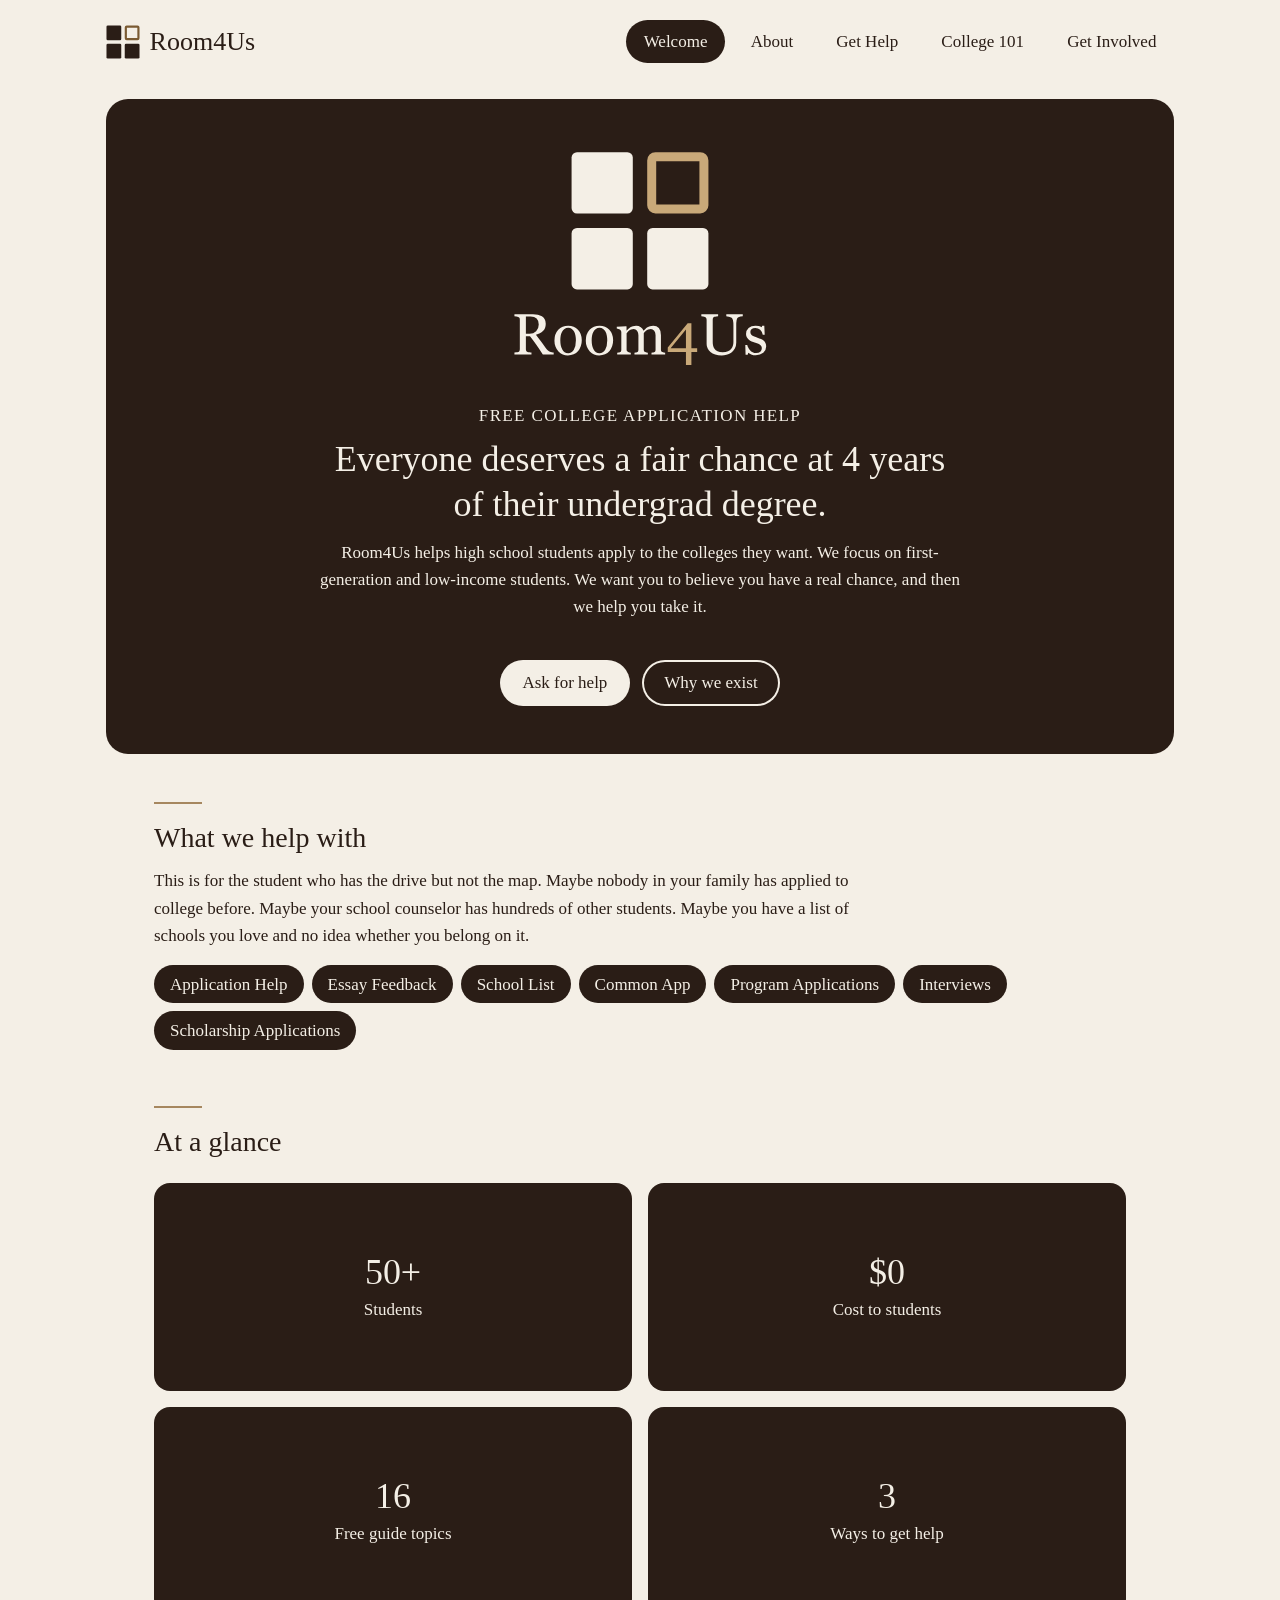
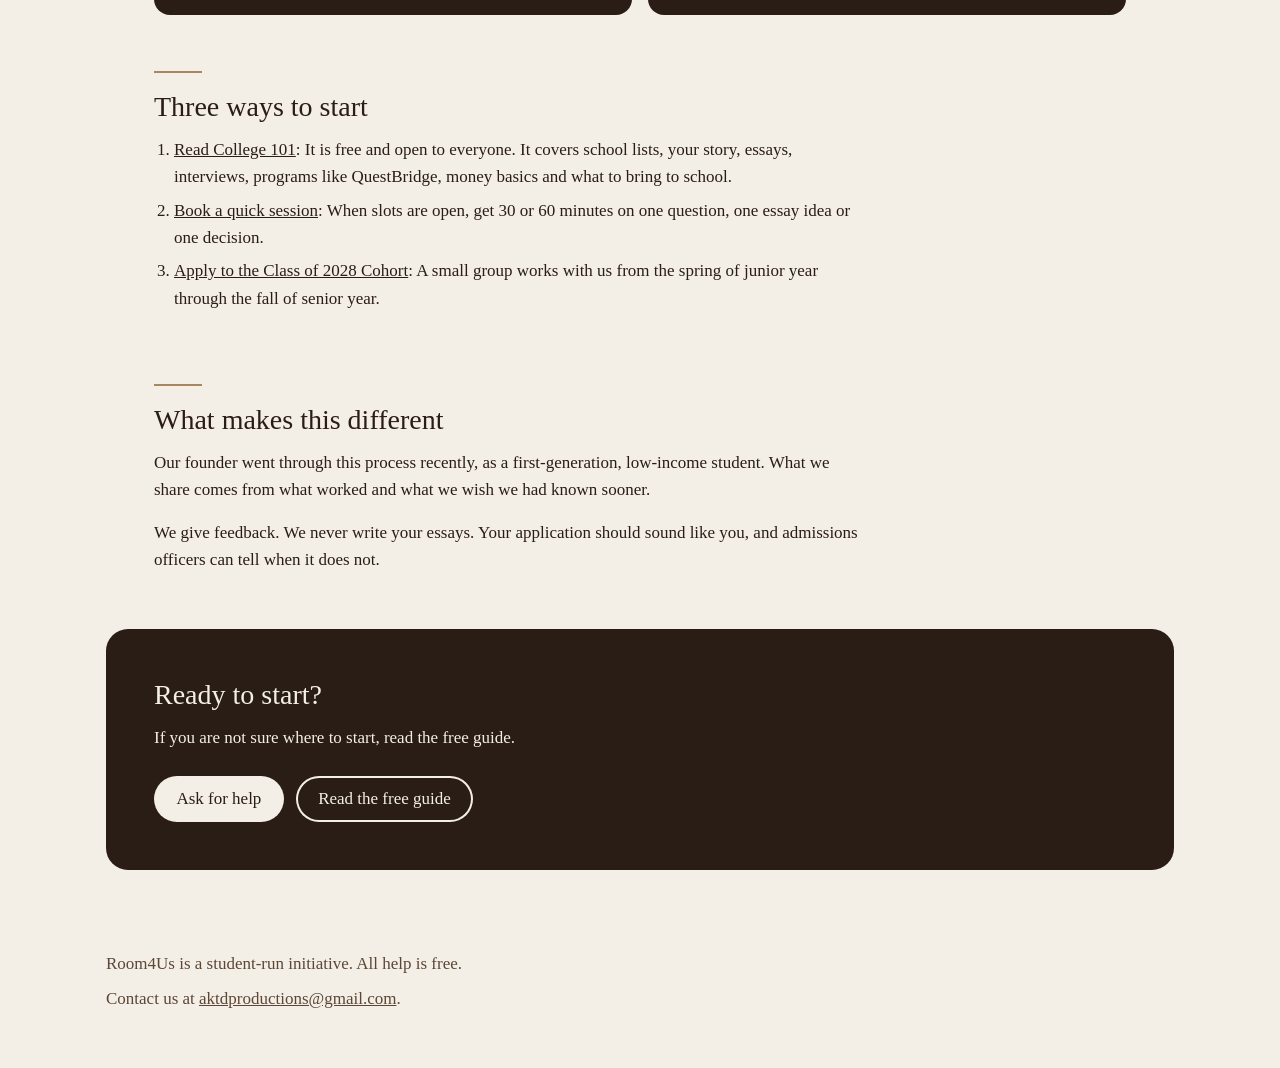
<file: index.html>
<!DOCTYPE html>
<html lang="en">
<head>
  <meta charset="utf-8">
  <meta name="viewport" content="width=device-width, initial-scale=1">
  <title>Room4Us</title>
  <meta name="description" content="Room4Us. Everyone deserves a fair chance at 4 years of their undergrad degree. Free college application and essay help for first-generation and low-income students.">
  <link rel="icon" href="images/favicon/favicon.svg?v=3" type="image/svg+xml">
  <link rel="icon" href="images/favicon/favicon-32.png?v=3" sizes="32x32" type="image/png">
  <link rel="apple-touch-icon" href="images/favicon/apple-touch-icon.png?v=3">
  <meta property="og:site_name" content="Room4Us">
  <meta property="og:image" content="https://alvinktd.github.io/Room4Us/images/room4us-logo.png">
  <link rel="stylesheet" href="css/style.css?v=14">
</head>
<body>

  <!-- Header: same on every page. Mark the current page with aria-current="page". -->
  <header class="site-header">
    <a class="site-name" href="index.html"><picture><source srcset="images/room4us-mark-icon-dark.svg?v=3" media="(prefers-color-scheme: dark)"><img class="site-mark" src="images/room4us-mark-icon.svg?v=3" alt="" width="34" height="34"></picture>Room4Us</a>
    <button class="menu-button" type="button" aria-expanded="false" aria-controls="site-nav" aria-label="Open menu">
      <span></span><span></span><span></span>
    </button>
    <nav class="site-nav" id="site-nav" aria-label="Main">
      <ul>
        <li><a href="index.html" aria-current="page">Welcome</a></li>
        <li><a href="about.html">About</a></li>
        <li><a href="get-help.html">Get Help</a></li>
        <li><a href="college-101.html">College 101</a></li>
        <li><a href="get-involved.html">Get Involved</a></li>
      </ul>
    </nav>
  </header>

  <main>

    <!-- Hero: logo and words in one centered column -->
    <section class="card card-dark hero" aria-labelledby="hero-heading">
      <img class="hero-logo" src="images/room4us-logo-hero.svg?v=3" alt="Room4Us logo, four squares with one open" width="760" height="650">
      <p class="eyebrow">Free college application help</p>
      <h1 id="hero-heading">Everyone deserves a fair chance at 4 years of their undergrad degree.</h1>
      <p>Room4Us helps high school students apply to the colleges they want. We focus on first-generation and low-income students. We want you to believe you have a real chance, and then we help you take it.</p>
      <div class="actions">
        <a class="button" href="get-help.html">Ask for help</a>
        <a class="button button-light" href="about.html">Why we exist</a>
      </div>
    </section>

    <!-- What we offer -->
    <section class="card" aria-labelledby="offer-heading">
      <hr class="rule">
      <h2 id="offer-heading">What we help with</h2>
      <div class="prose">
        <p>This is for the student who has the drive but not the map. Maybe nobody in your family has applied to college before. Maybe your school counselor has hundreds of other students. Maybe you have a list of schools you love and no idea whether you belong on it.</p>
      </div>
      <ul class="chips">
        <li>Application Help</li>
        <li>Essay Feedback</li>
        <li>School List</li>
        <li>Common App</li>
        <li>Program Applications</li>
        <li>Interviews</li>
        <li>Scholarship Applications</li>
      </ul>
    </section>

    <!-- At a glance. Tap a card to flip it. Only real figures. Back text is a draft for Alvin to edit. -->
    <section class="card" aria-labelledby="numbers-heading">
      <hr class="rule">
      <h2 id="numbers-heading">At a glance</h2>
      <ul class="flip-grid">
        <li>
          <button class="flip" type="button" aria-pressed="false">
            <span class="flip-face flip-front"><span class="flip-number">50+</span><span class="flip-label">Students</span></span>
            <span class="flip-face flip-back">50+ students helped so far, across three continents.</span>
          </button>
        </li>
        <li>
          <button class="flip" type="button" aria-pressed="false">
            <span class="flip-face flip-front"><span class="flip-number">$0</span><span class="flip-label">Cost to students</span></span>
            <span class="flip-face flip-back">Zero cost to students, because we believe everyone should have access to guidance, no matter what their family can pay.</span>
          </button>
        </li>
        <li>
          <button class="flip" type="button" aria-pressed="false">
            <span class="flip-face flip-front"><span class="flip-number">16</span><span class="flip-label">Free guide topics</span></span>
            <span class="flip-face flip-back">16 free guide topics to help you make the move from high school to college, from your first school list to what to pack.</span>
          </button>
        </li>
        <li>
          <button class="flip" type="button" aria-pressed="false">
            <span class="flip-face flip-front"><span class="flip-number">3</span><span class="flip-label">Ways to get help</span></span>
            <span class="flip-face flip-back">A quick session for one question, the Class of 2028 Cohort for the full application year, or our informational sessions.</span>
          </button>
        </li>
      </ul>
    </section>

    <!-- Three ways to start. Each step links to where it happens. -->
    <section class="card" aria-labelledby="start-heading">
      <hr class="rule">
      <h2 id="start-heading">Three ways to start</h2>
      <ol class="steps">
        <li><a href="college-101.html">Read College 101</a>: It is free and open to everyone. It covers school lists, your story, essays, interviews, programs like QuestBridge, money basics and what to bring to school.</li>
        <li><a href="get-help.html#quick-heading">Book a quick session</a>: When slots are open, get 30 or 60 minutes on one question, one essay idea or one decision.</li>
        <li><a href="get-help.html#apply-heading">Apply to the Class of 2028 Cohort</a>: A small group works with us from the spring of junior year through the fall of senior year.</li>
      </ol>
    </section>

    <!-- What makes us different -->
    <section class="card" aria-labelledby="different-heading">
      <hr class="rule">
      <h2 id="different-heading">What makes this different</h2>
      <div class="prose">
        <p>Our founder went through this process recently, as a first-generation, low-income student. What we share comes from what worked and what we wish we had known sooner.</p>
        <p>We give feedback. We never write your essays. Your application should sound like you, and admissions officers can tell when it does not.</p>
      </div>
    </section>

    <!-- Next step -->
    <section class="card card-dark" aria-labelledby="next-heading">
      <h2 id="next-heading">Ready to start?</h2>
      <p>If you are not sure where to start, read the free guide.</p>
      <div class="actions">
        <a class="button" href="get-help.html">Ask for help</a>
        <a class="button button-light" href="college-101.html">Read the free guide</a>
      </div>
    </section>

  </main>

  <!-- Footer: same on every page -->
  <footer class="site-footer">
    <p>Room4Us is a student-run initiative. All help is free.</p>
    <p>Contact us at <a href="mailto:aktdproductions@gmail.com">aktdproductions@gmail.com</a>.</p>
  </footer>

  <script src="js/main.js?v=8"></script>
</body>
</html>
</file>
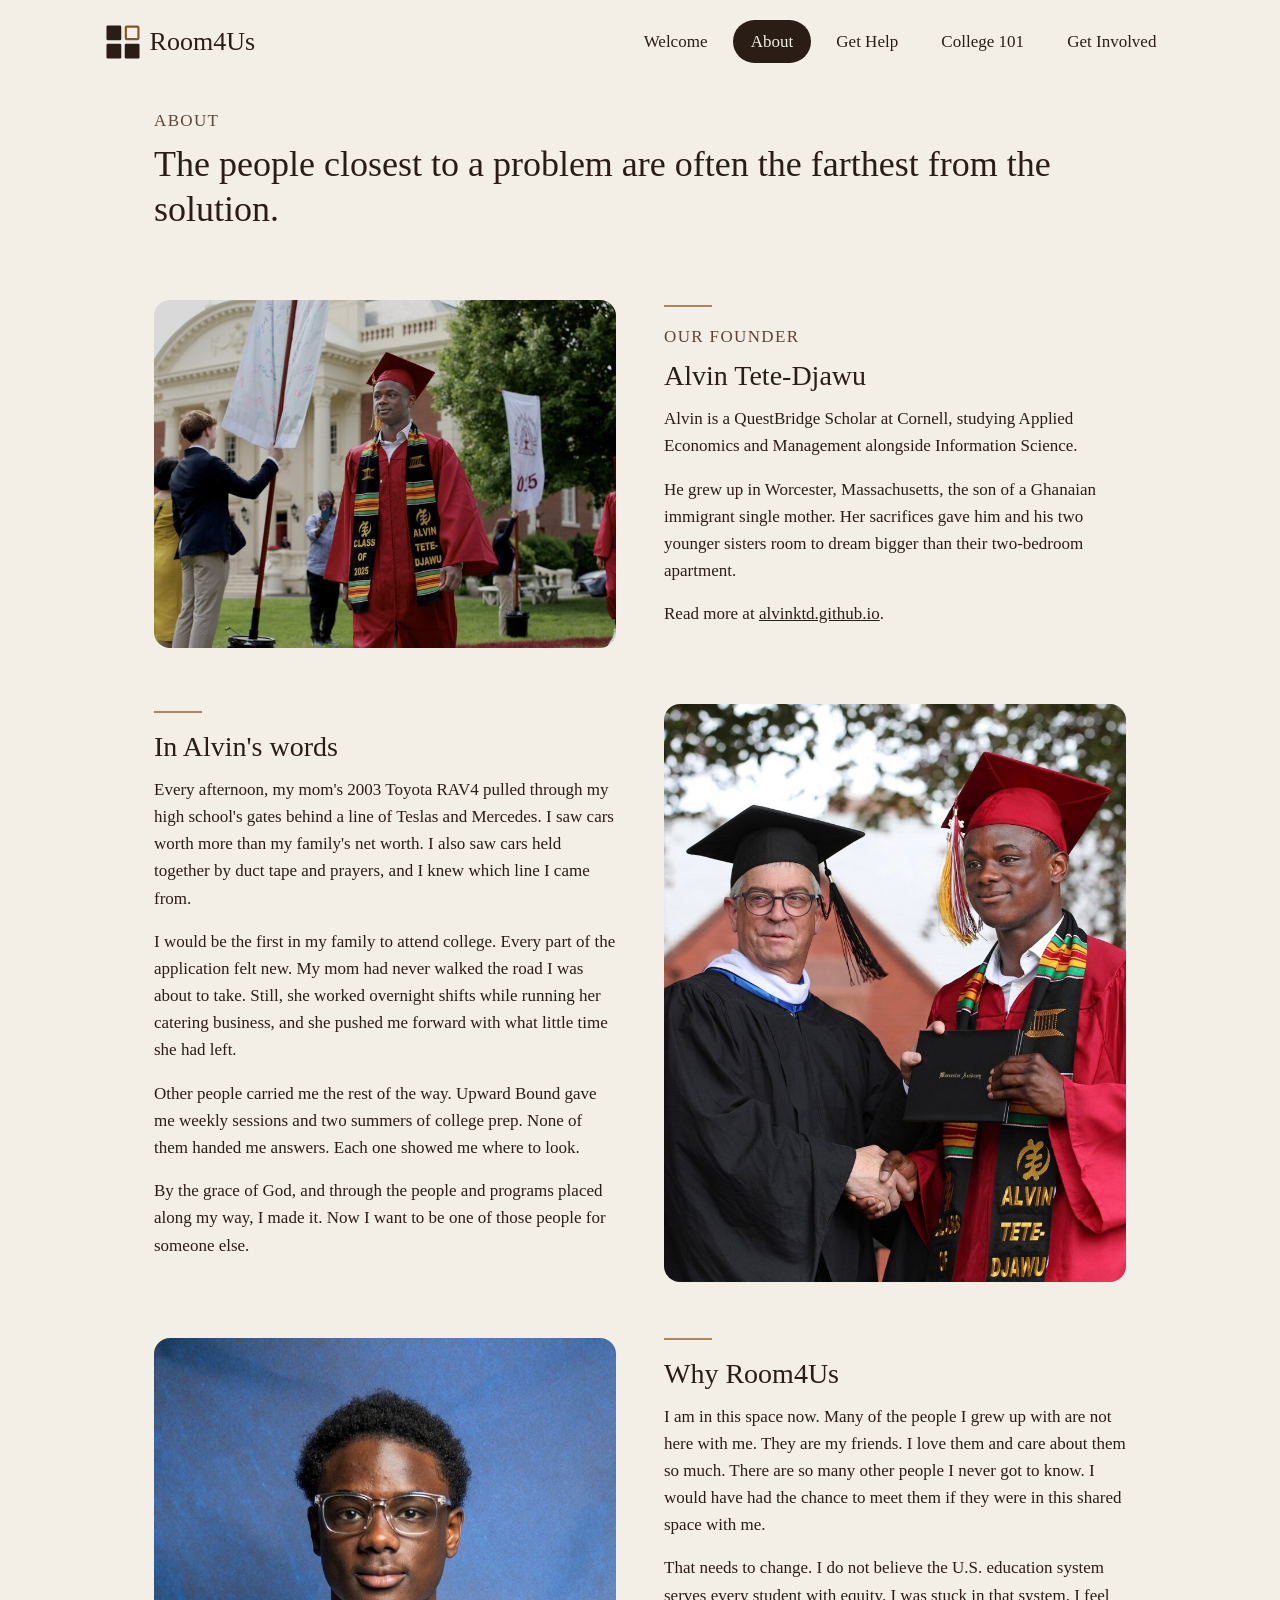
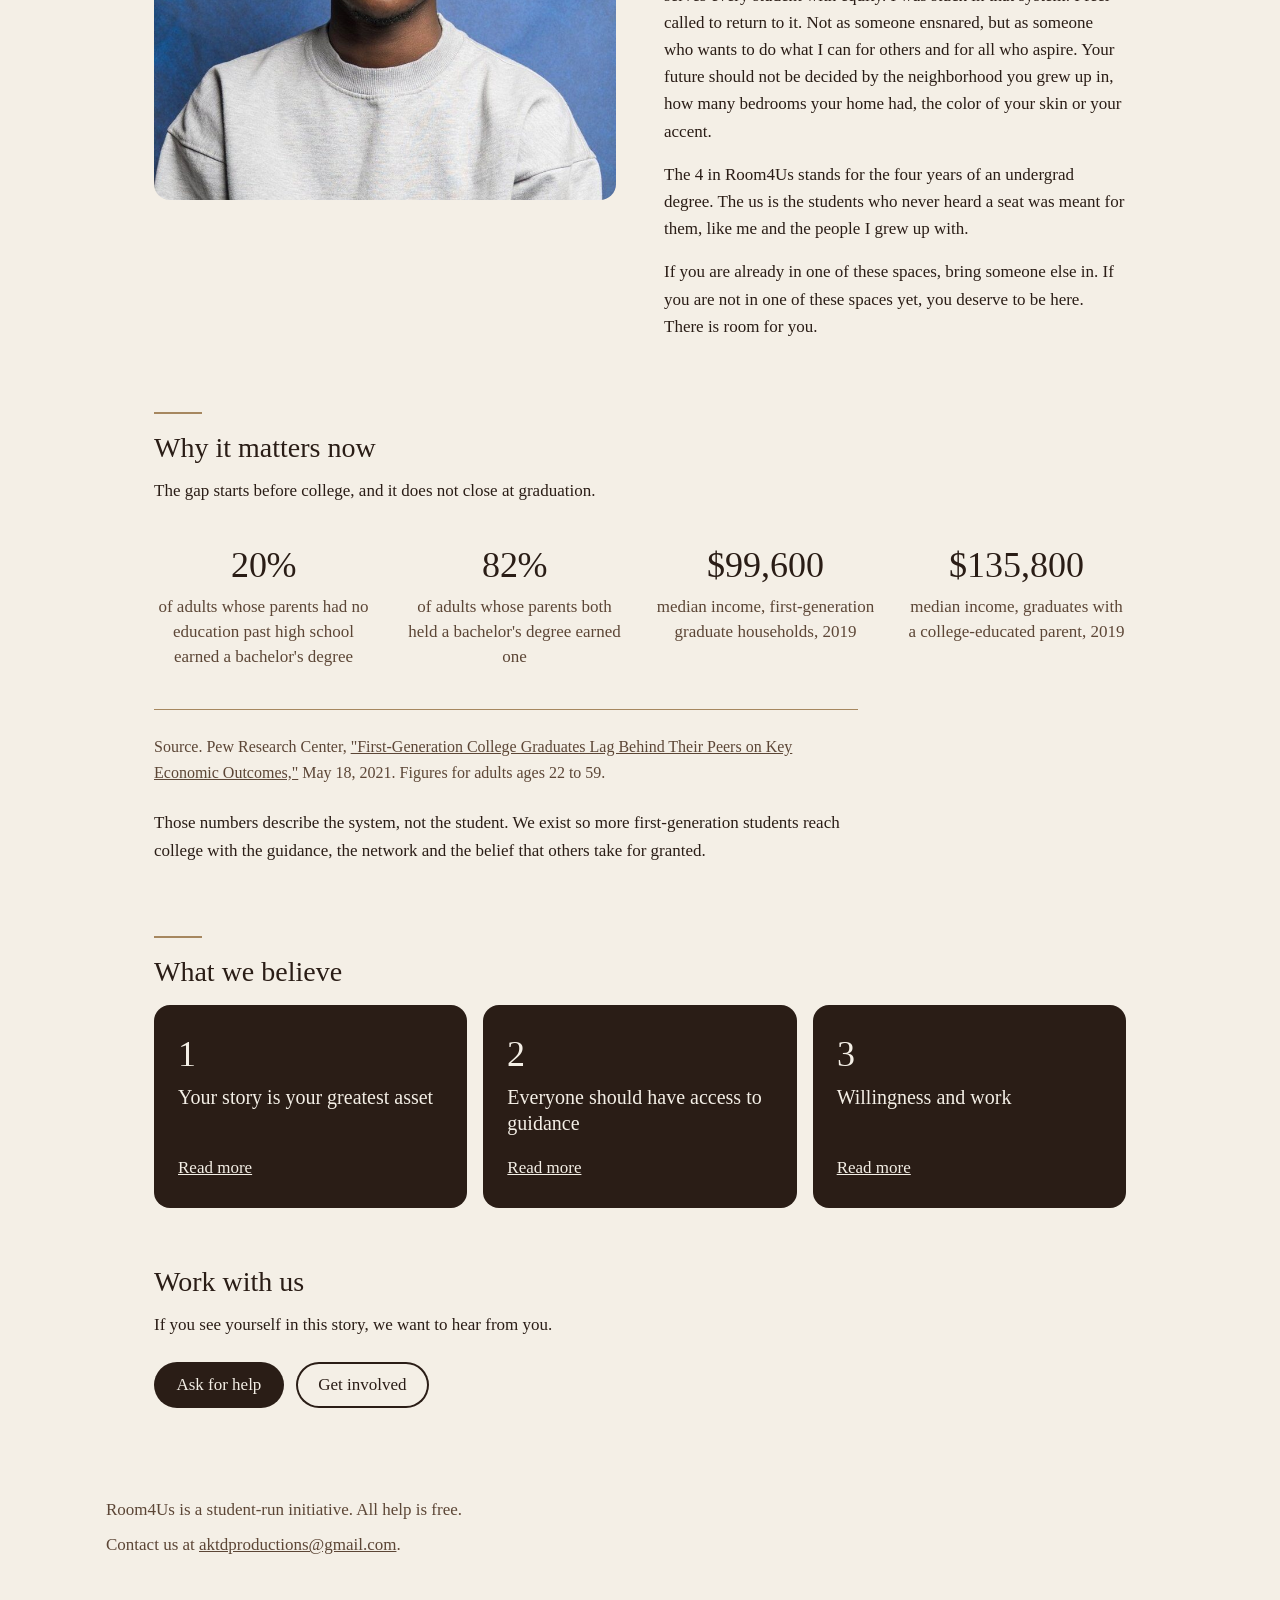
<file: about.html>
<!DOCTYPE html>
<html lang="en">
<head>
  <meta charset="utf-8">
  <meta name="viewport" content="width=device-width, initial-scale=1">
  <title>About | Room4Us</title>
  <meta name="description" content="Why Room4Us exists, our mission, and our founder's story.">
  <link rel="icon" href="images/favicon/favicon.svg?v=3" type="image/svg+xml">
  <link rel="icon" href="images/favicon/favicon-32.png?v=3" sizes="32x32" type="image/png">
  <link rel="apple-touch-icon" href="images/favicon/apple-touch-icon.png?v=3">
  <meta property="og:site_name" content="Room4Us">
  <meta property="og:image" content="https://alvinktd.github.io/Room4Us/images/room4us-logo.png">
  <link rel="stylesheet" href="css/style.css?v=14">
</head>
<body>

  <header class="site-header">
    <a class="site-name" href="index.html"><picture><source srcset="images/room4us-mark-icon-dark.svg?v=3" media="(prefers-color-scheme: dark)"><img class="site-mark" src="images/room4us-mark-icon.svg?v=3" alt="" width="34" height="34"></picture>Room4Us</a>
    <button class="menu-button" type="button" aria-expanded="false" aria-controls="site-nav" aria-label="Open menu">
      <span></span><span></span><span></span>
    </button>
    <nav class="site-nav" id="site-nav" aria-label="Main">
      <ul>
        <li><a href="index.html">Welcome</a></li>
        <li><a href="about.html" aria-current="page">About</a></li>
        <li><a href="get-help.html">Get Help</a></li>
        <li><a href="college-101.html">College 101</a></li>
        <li><a href="get-involved.html">Get Involved</a></li>
      </ul>
    </nav>
  </header>

  <main>

    <!-- Opening statement and mission -->
    <section class="card" aria-labelledby="about-heading">
      <p class="eyebrow">About</p>
      <h1 id="about-heading">The people closest to a problem are often the farthest from the solution.</h1>
    </section>

    <!-- Founder -->
    <section class="card media" aria-labelledby="founder-heading">
      <img src="images/alvin-graduation-walk.jpg" alt="Alvin walking at his high school graduation" width="800" height="602" loading="lazy">
      <div>
        <hr class="rule">
        <p class="eyebrow">Our founder</p>
        <h2 id="founder-heading">Alvin Tete-Djawu</h2>
        <p>Alvin is a QuestBridge Scholar at Cornell, studying Applied Economics and Management alongside Information Science.</p>
        <p>He grew up in Worcester, Massachusetts, the son of a Ghanaian immigrant single mother. Her sacrifices gave him and his two younger sisters room to dream bigger than their two-bedroom apartment.</p>
        <p>Read more at <a href="https://alvinktd.github.io/" target="_blank" rel="noopener noreferrer">alvinktd.github.io</a>.</p>
      </div>
    </section>

    <!-- Founder story, in Alvin's own words -->
    <section class="card media" aria-labelledby="story-heading">
      <div>
        <hr class="rule">
        <h2 id="story-heading">In Alvin's words</h2>
        <p>Every afternoon, my mom's 2003 Toyota RAV4 pulled through my high school's gates behind a line of Teslas and Mercedes. I saw cars worth more than my family's net worth. I also saw cars held together by duct tape and prayers, and I knew which line I came from.</p>
        <p>I would be the first in my family to attend college. Every part of the application felt new. My mom had never walked the road I was about to take. Still, she worked overnight shifts while running her catering business, and she pushed me forward with what little time she had left.</p>
        <p>Other people carried me the rest of the way. Upward Bound gave me weekly sessions and two summers of college prep. None of them handed me answers. Each one showed me where to look.</p>
        <p>By the grace of God, and through the people and programs placed along my way, I made it. Now I want to be one of those people for someone else.</p>
      </div>
      <img src="images/alvin-graduation.jpg" alt="Alvin receiving his high school diploma" width="800" height="1000" loading="lazy">
    </section>

    <!-- Why Room4Us. One story: the people back home, why Alvin came back, the name. Alvin's words. -->
    <section class="card media media-top" aria-labelledby="name-heading">
      <img src="images/alvin-headshot.jpg" alt="Portrait of Alvin Tete-Djawu" width="800" height="800" loading="lazy">
      <div>
      <hr class="rule">
      <h2 id="name-heading">Why Room4Us</h2>
        <p>I am in this space now. Many of the people I grew up with are not here with me. They are my friends. I love them and care about them so much. There are so many other people I never got to know. I would have had the chance to meet them if they were in this shared space with me.</p>
        <p>That needs to change. I do not believe the U.S. education system serves every student with equity. I was stuck in that system. I feel called to return to it. Not as someone ensnared, but as someone who wants to do what I can for others and for all who aspire. Your future should not be decided by the neighborhood you grew up in, how many bedrooms your home had, the color of your skin or your accent.</p>
        <p>The 4 in Room4Us stands for the four years of an undergrad degree. The us is the students who never heard a seat was meant for them, like me and the people I grew up with.</p>
        <p>If you are already in one of these spaces, bring someone else in. If you are not in one of these spaces yet, you deserve to be here. There is room for you.</p>
      </div>
    </section>

    <!-- Why it matters. Real figures from Pew Research Center. -->
    <section class="card" aria-labelledby="why-heading">
      <hr class="rule">
      <h2 id="why-heading">Why it matters now</h2>
      <p>The gap starts before college, and it does not close at graduation.</p>
      <ul class="numbers stats">
        <li><span class="number">20%</span><span class="number-label">of adults whose parents had no education past high school earned a bachelor's degree</span></li>
        <li><span class="number">82%</span><span class="number-label">of adults whose parents both held a bachelor's degree earned one</span></li>
        <li><span class="number">$99,600</span><span class="number-label">median income, first-generation graduate households, 2019</span></li>
        <li><span class="number">$135,800</span><span class="number-label">median income, graduates with a college-educated parent, 2019</span></li>
      </ul>
      <p class="source">Source. Pew Research Center, <a href="https://www.pewresearch.org/social-trends/2021/05/18/first-generation-college-graduates-lag-behind-their-peers-on-key-economic-outcomes/" target="_blank" rel="noopener noreferrer">"First-Generation College Graduates Lag Behind Their Peers on Key Economic Outcomes,"</a> May 18, 2021. Figures for adults ages 22 to 59.</p>
      <p>Those numbers describe the system, not the student. We exist so more first-generation students reach college with the guidance, the network and the belief that others take for granted.</p>
    </section>

    <!-- Beliefs. Each card opens a bigger card in a modal. Modal text is a draft for Alvin to edit. -->
    <section class="card" aria-labelledby="believe-heading">
      <hr class="rule">
      <h2 id="believe-heading">What we believe</h2>
      <div class="belief-row">
        <button class="belief open-modal" type="button" aria-haspopup="dialog" aria-controls="belief-story">
          <span class="belief-number">1</span>
          <span class="belief-title">Your story is your greatest asset</span>
          <span class="belief-more">Read more</span>
        </button>
        <button class="belief open-modal" type="button" aria-haspopup="dialog" aria-controls="belief-access">
          <span class="belief-number">2</span>
          <span class="belief-title">Everyone should have access to guidance</span>
          <span class="belief-more">Read more</span>
        </button>
        <button class="belief open-modal" type="button" aria-haspopup="dialog" aria-controls="belief-work">
          <span class="belief-number">3</span>
          <span class="belief-title">Willingness and work</span>
          <span class="belief-more">Read more</span>
        </button>
      </div>
    </section>

    <!-- Next step -->
    <section class="card" aria-labelledby="next-heading">
      <h2 id="next-heading">Work with us</h2>
      <p>If you see yourself in this story, we want to hear from you.</p>
      <div class="actions">
        <a class="button" href="get-help.html">Ask for help</a>
        <a class="button button-light" href="get-involved.html">Get involved</a>
      </div>
    </section>

  </main>

  <!-- ===================== Belief modals ===================== -->

  <dialog id="belief-story" class="dialog-dark" aria-labelledby="belief-story-title">
    <button class="dialog-close" type="button" aria-label="Close"><span aria-hidden="true">&times;</span></button>
    <p class="belief-number">1</p>
    <h2 id="belief-story-title">Your story is your greatest asset</h2>
    <p>No one else has lived your life. Grades and scores tell part of who you are. Your story tells the rest, and it is what a reader remembers.</p>
    <p>Work, family, the place you grew up. These count. Many students think their life is too ordinary to write about. It is not. The details that feel normal to you are the details no one else can write.</p>
    <p>We help you find the moments that show who you are. Then we help you tell them in your own voice. We give feedback. We never write it for you.</p>
  </dialog>

  <dialog id="belief-access" class="dialog-dark" aria-labelledby="belief-access-title">
    <button class="dialog-close" type="button" aria-label="Close"><span aria-hidden="true">&times;</span></button>
    <p class="belief-number">2</p>
    <h2 id="belief-access-title">Everyone should have access to guidance</h2>
    <p>Some students have a parent who went to college, a counselor with time to spare, or a friend who knows the process. Many students have none of these.</p>
    <p>Where you start should not decide where you end up. Help with college should not depend on who you know or what your family can pay. That is why everything we offer is free.</p>
    <p>No one should have to figure this out alone. I had people who showed me where to look. Every student deserves the same.</p>
  </dialog>

  <dialog id="belief-work" class="dialog-dark" aria-labelledby="belief-work-title">
    <button class="dialog-close" type="button" aria-label="Close"><span aria-hidden="true">&times;</span></button>
    <p class="belief-number">3</p>
    <h2 id="belief-work-title">Willingness and work</h2>
    <p>We can show you where to look. We cannot walk the road for you.</p>
    <p>You do not need to have it all figured out. You need to be willing to try, to ask questions and to take the next step. Then keep going when it gets hard.</p>
    <p>Willingness opens the door. Work gets you through it.</p>
  </dialog>

  <footer class="site-footer">
    <p>Room4Us is a student-run initiative. All help is free.</p>
    <p>Contact us at <a href="mailto:aktdproductions@gmail.com">aktdproductions@gmail.com</a>.</p>
  </footer>

  <script src="js/main.js?v=8"></script>
</body>
</html>
</file>
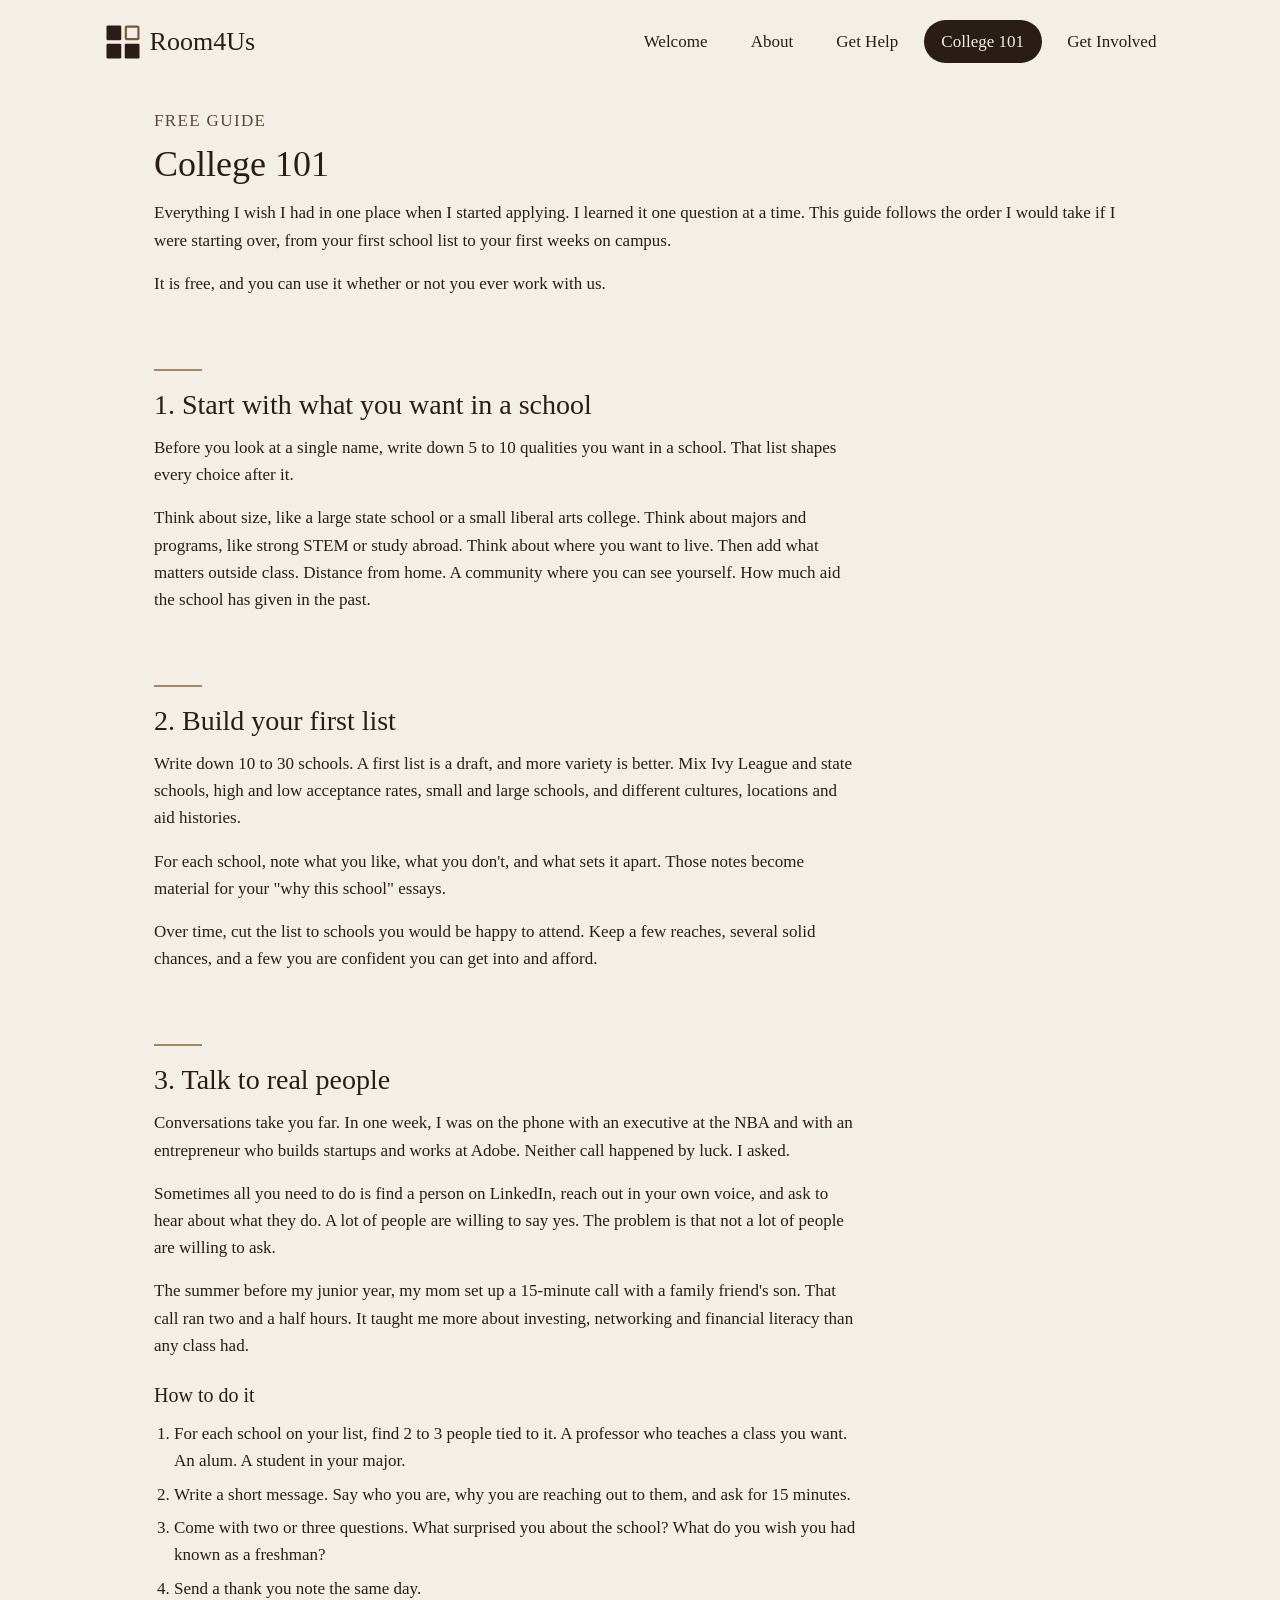
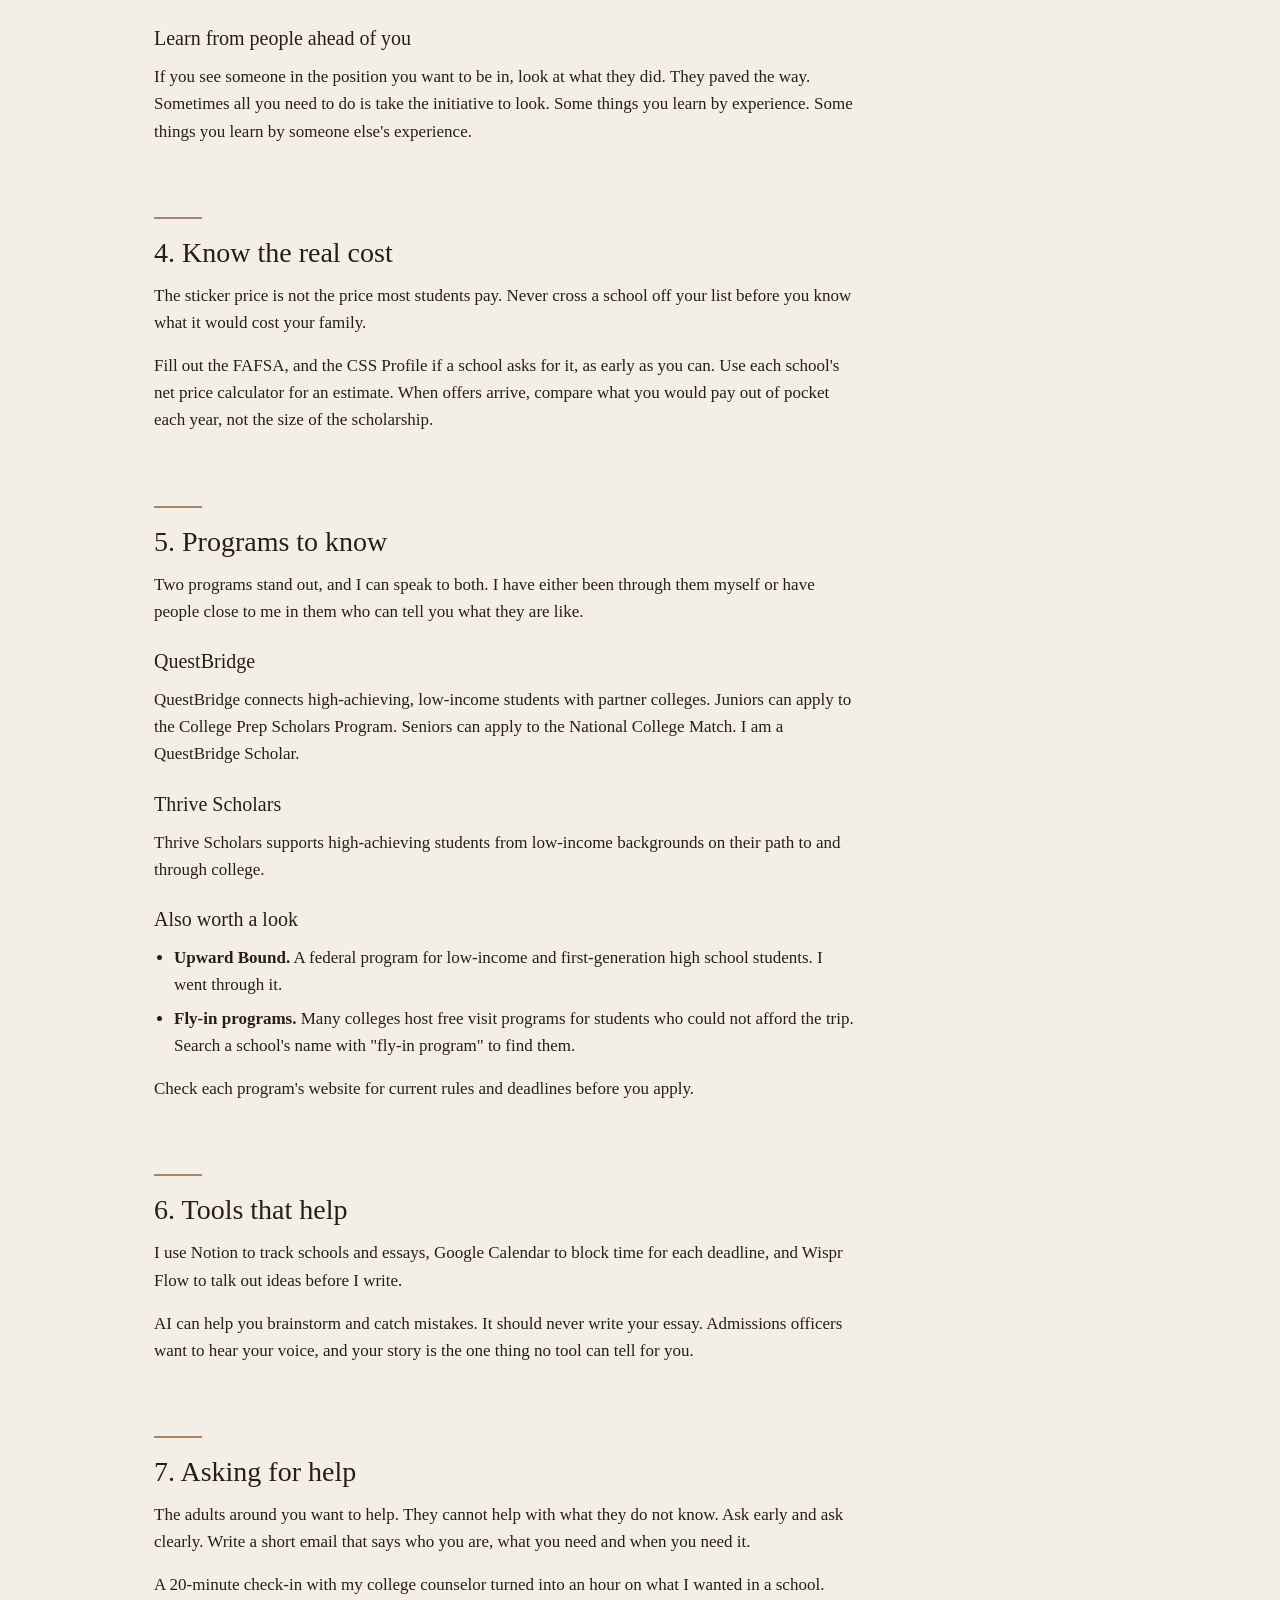
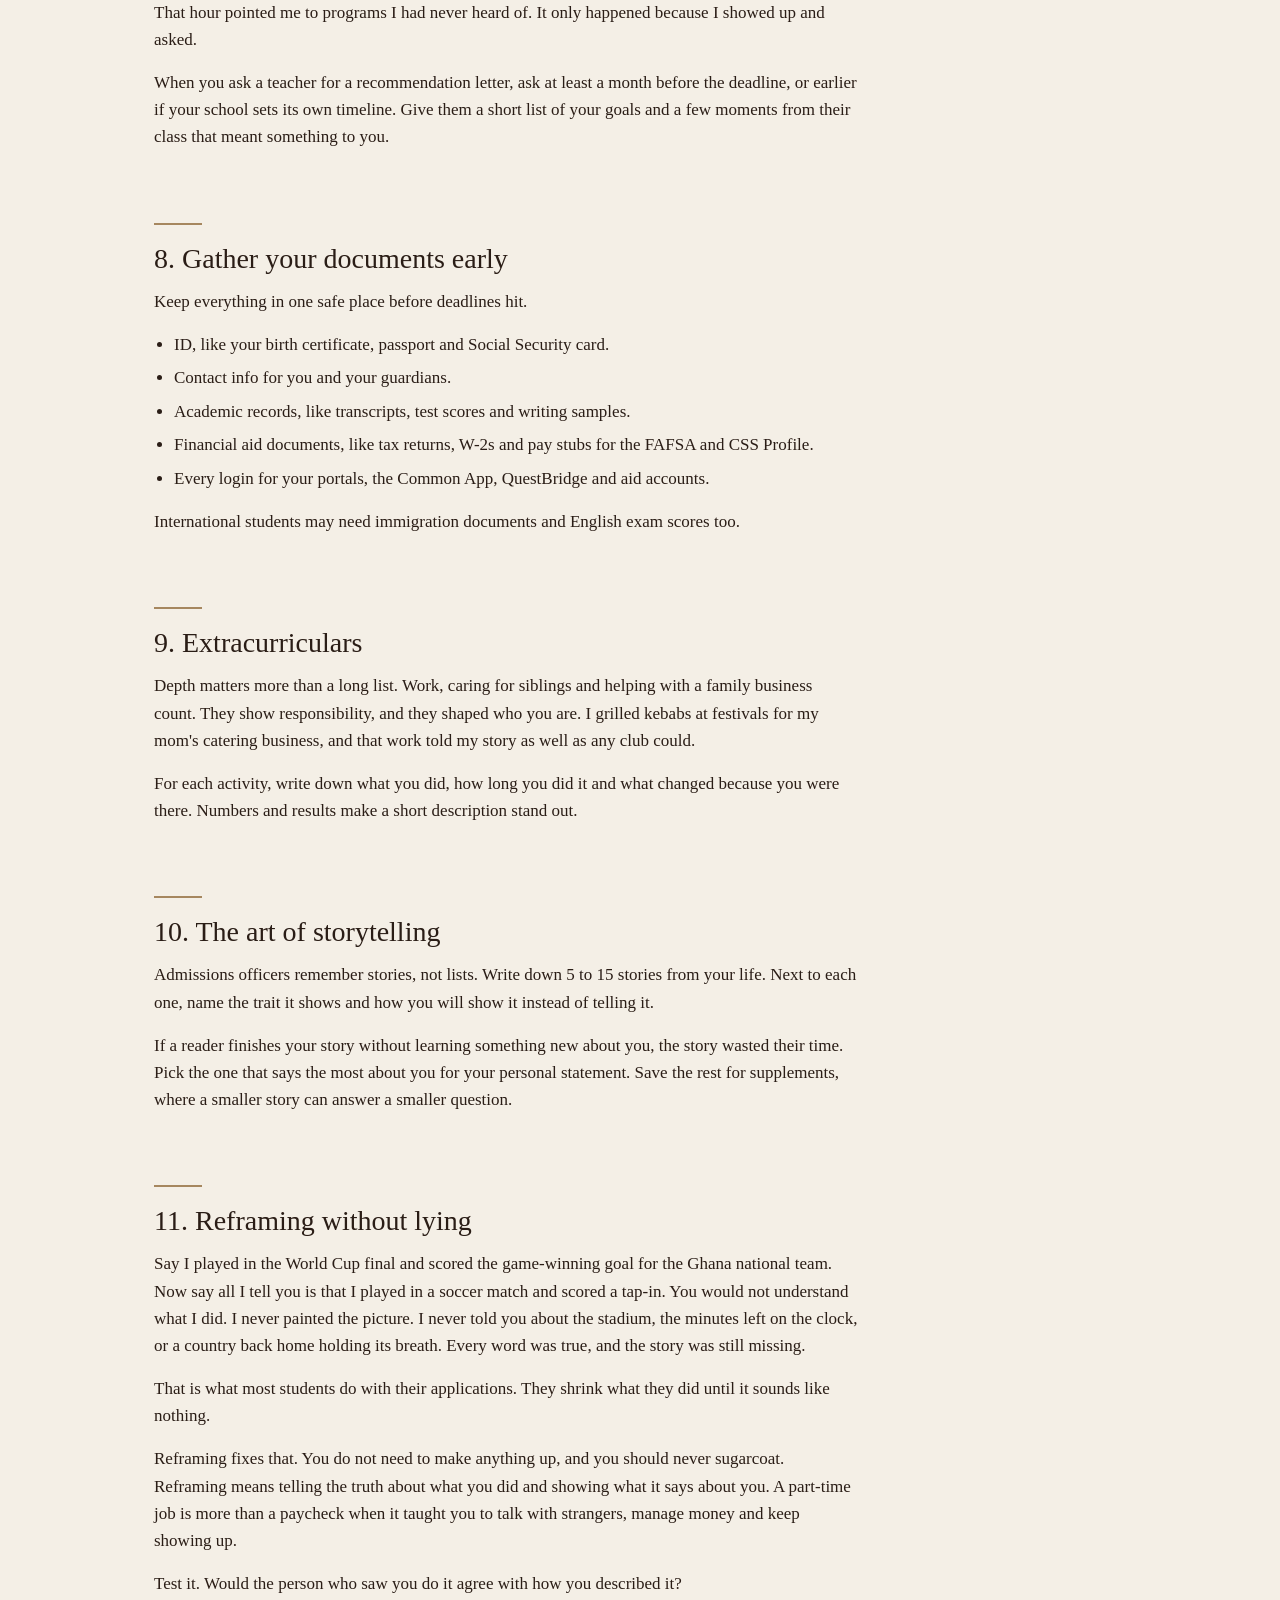
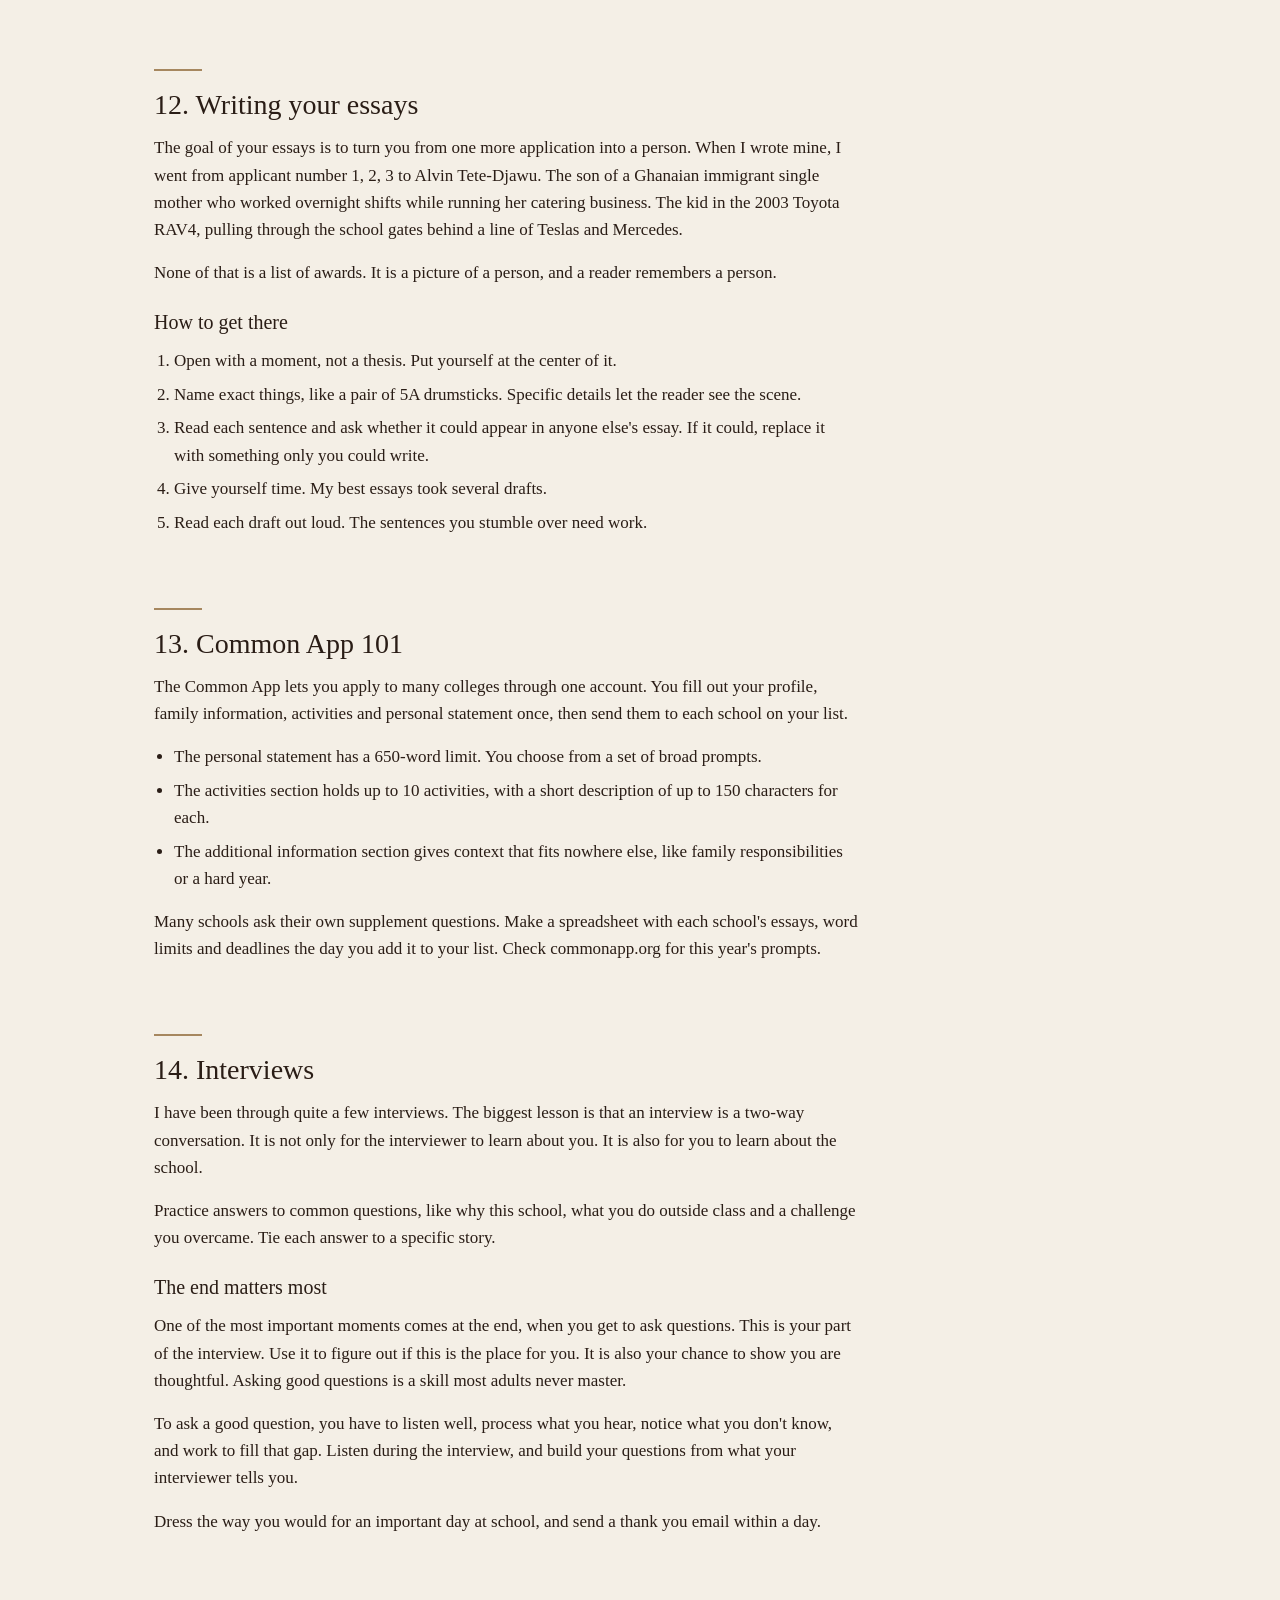
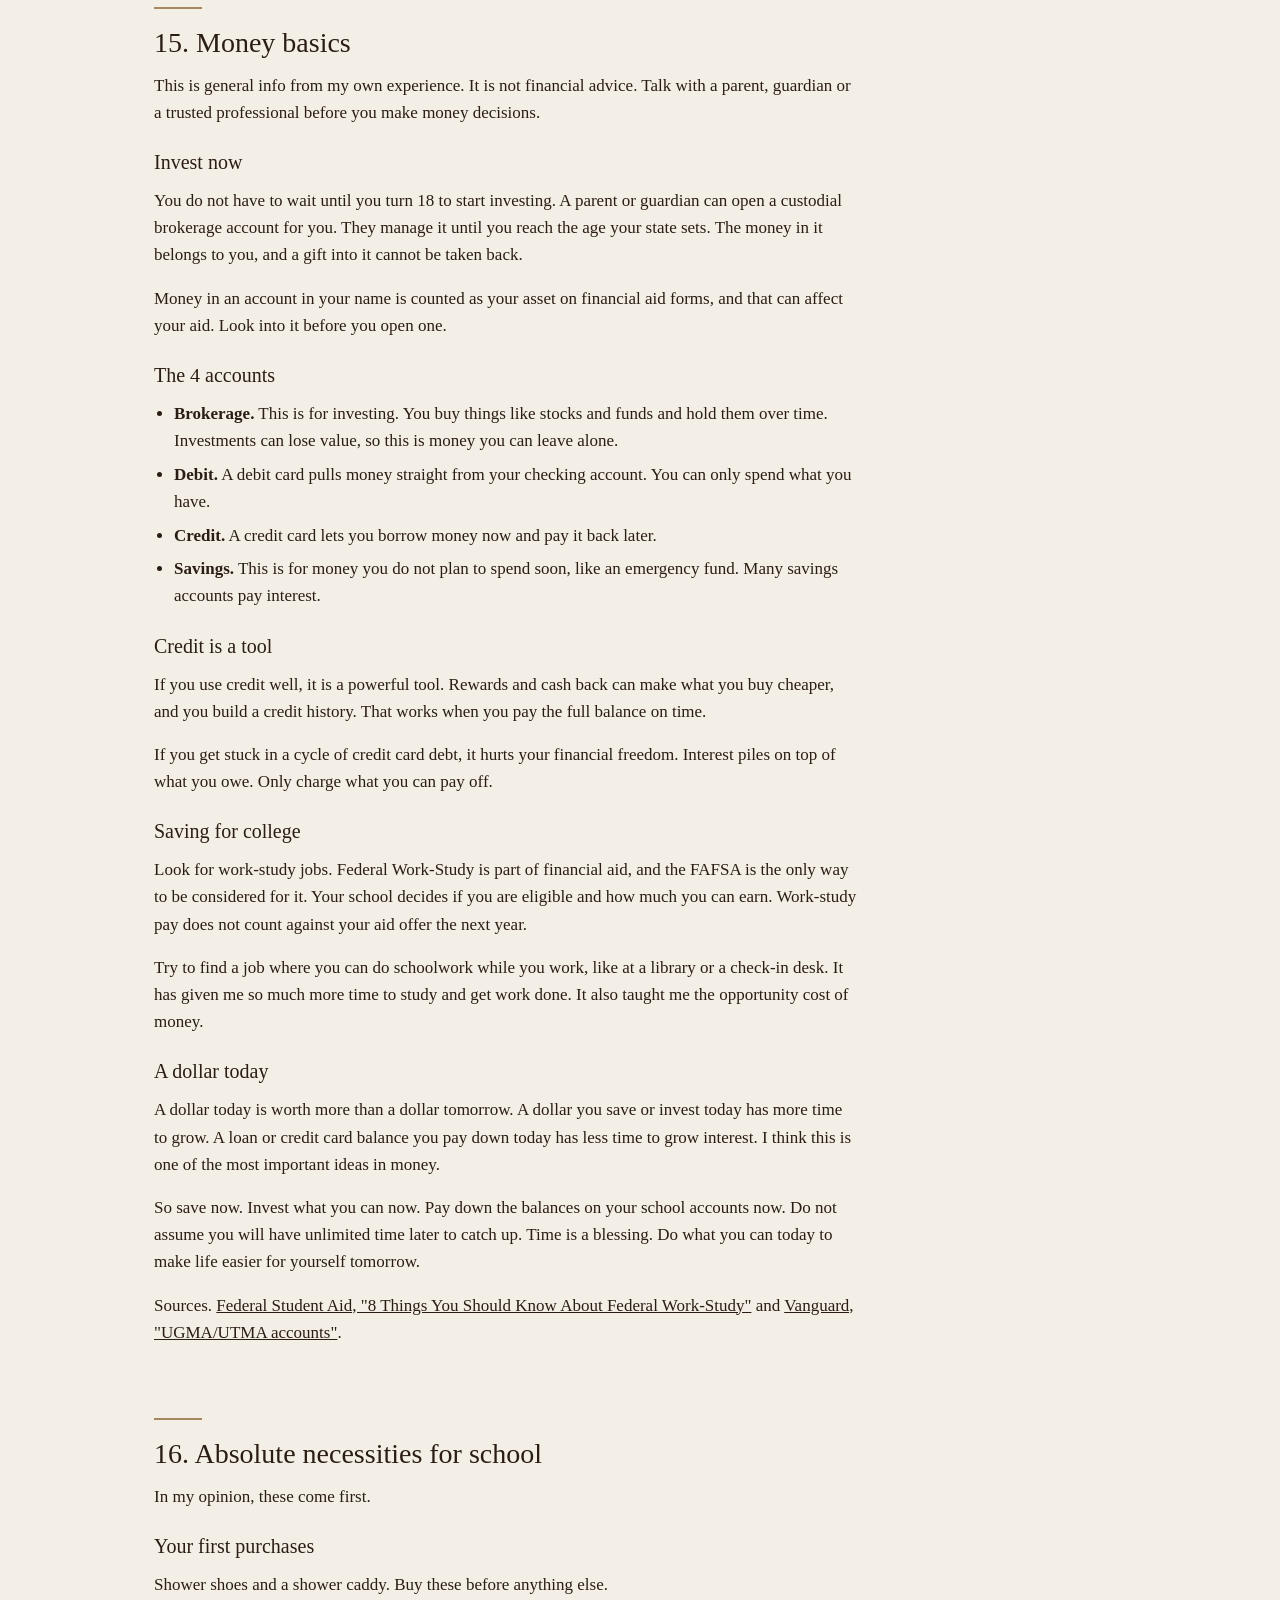
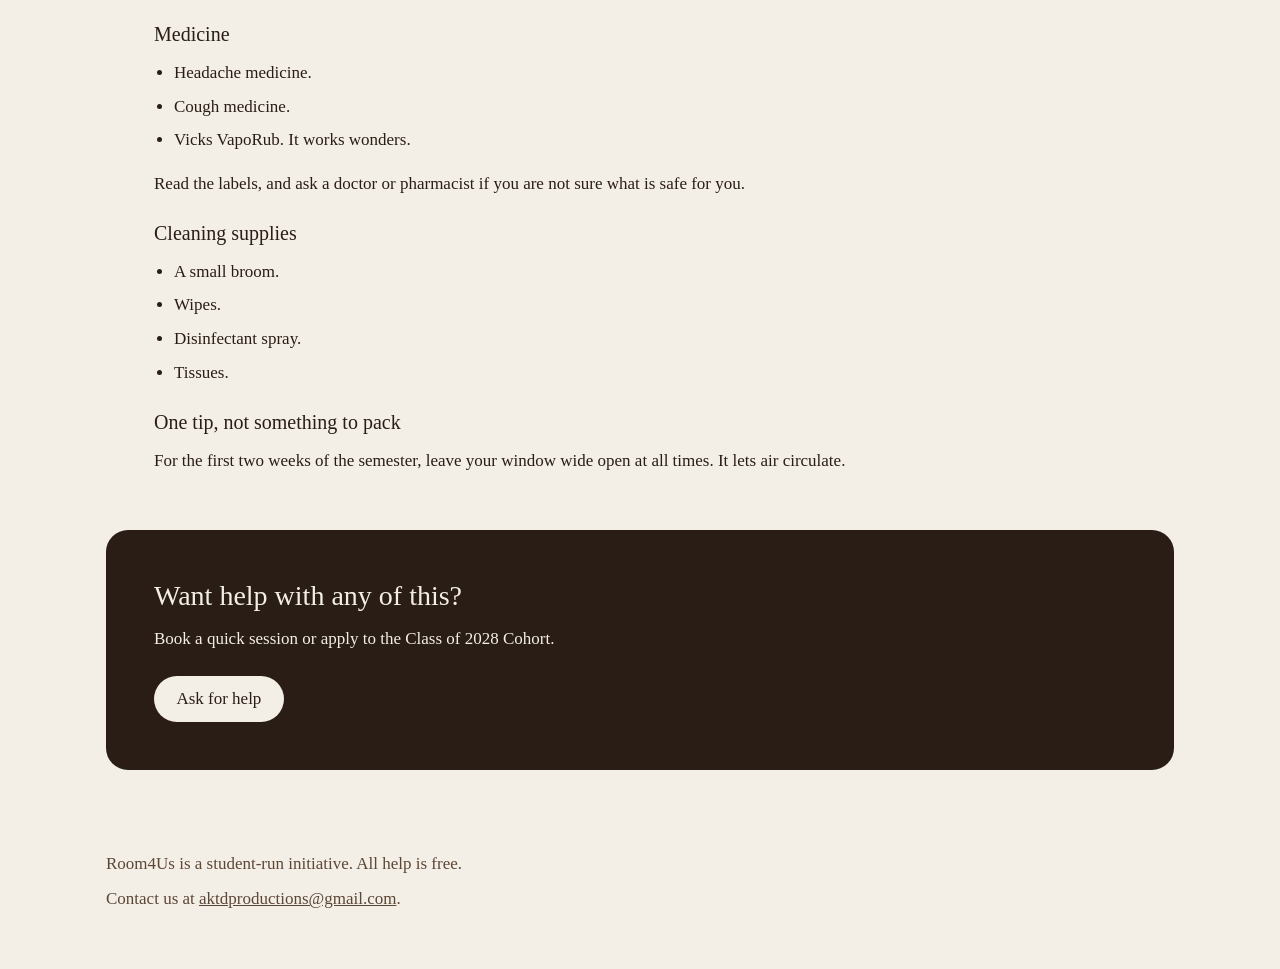
<file: college-101.html>
<!DOCTYPE html>
<html lang="en">
<head>
  <meta charset="utf-8">
  <meta name="viewport" content="width=device-width, initial-scale=1">
  <title>College 101 | Room4Us</title>
  <meta name="description" content="A free guide to college, from your first school list to your interviews, money basics and what to bring to school.">
  <link rel="icon" href="images/favicon/favicon.svg?v=3" type="image/svg+xml">
  <link rel="icon" href="images/favicon/favicon-32.png?v=3" sizes="32x32" type="image/png">
  <link rel="apple-touch-icon" href="images/favicon/apple-touch-icon.png?v=3">
  <meta property="og:site_name" content="Room4Us">
  <meta property="og:image" content="https://alvinktd.github.io/Room4Us/images/room4us-logo.png">
  <link rel="stylesheet" href="css/style.css?v=14">
</head>
<body>

  <header class="site-header">
    <a class="site-name" href="index.html"><picture><source srcset="images/room4us-mark-icon-dark.svg?v=3" media="(prefers-color-scheme: dark)"><img class="site-mark" src="images/room4us-mark-icon.svg?v=3" alt="" width="34" height="34"></picture>Room4Us</a>
    <button class="menu-button" type="button" aria-expanded="false" aria-controls="site-nav" aria-label="Open menu">
      <span></span><span></span><span></span>
    </button>
    <nav class="site-nav" id="site-nav" aria-label="Main">
      <ul>
        <li><a href="index.html">Welcome</a></li>
        <li><a href="about.html">About</a></li>
        <li><a href="get-help.html">Get Help</a></li>
        <li><a href="college-101.html" aria-current="page">College 101</a></li>
        <li><a href="get-involved.html">Get Involved</a></li>
      </ul>
    </nav>
  </header>

  <main>

    <!-- Intro -->
    <section class="card" aria-labelledby="guide-heading">
      <p class="eyebrow">Free guide</p>
      <h1 id="guide-heading">College 101</h1>
      <p>Everything I wish I had in one place when I started applying. I learned it one question at a time. This guide follows the order I would take if I were starting over, from your first school list to your first weeks on campus.</p>
      <p>It is free, and you can use it whether or not you ever work with us.</p>
    </section>

    <!-- 1 -->
    <section class="card guide" aria-labelledby="t1">
      <hr class="rule">
      <h2 id="t1">1. Start with what you want in a school</h2>
      <div class="prose">
        <p>Before you look at a single name, write down 5 to 10 qualities you want in a school. That list shapes every choice after it.</p>
        <p>Think about size, like a large state school or a small liberal arts college. Think about majors and programs, like strong STEM or study abroad. Think about where you want to live. Then add what matters outside class. Distance from home. A community where you can see yourself. How much aid the school has given in the past.</p>
      </div>
    </section>

    <!-- 2 -->
    <section class="card guide" aria-labelledby="t2">
      <hr class="rule">
      <h2 id="t2">2. Build your first list</h2>
      <div class="prose">
        <p>Write down 10 to 30 schools. A first list is a draft, and more variety is better. Mix Ivy League and state schools, high and low acceptance rates, small and large schools, and different cultures, locations and aid histories.</p>
        <p>For each school, note what you like, what you don't, and what sets it apart. Those notes become material for your "why this school" essays.</p>
        <p>Over time, cut the list to schools you would be happy to attend. Keep a few reaches, several solid chances, and a few you are confident you can get into and afford.</p>
      </div>
    </section>

    <!-- 3 -->
    <section class="card guide" aria-labelledby="t3">
      <hr class="rule">
      <h2 id="t3">3. Talk to real people</h2>
      <div class="prose">
        <p>Conversations take you far. In one week, I was on the phone with an executive at the NBA and with an entrepreneur who builds startups and works at Adobe. Neither call happened by luck. I asked.</p>
        <p>Sometimes all you need to do is find a person on LinkedIn, reach out in your own voice, and ask to hear about what they do. A lot of people are willing to say yes. The problem is that not a lot of people are willing to ask.</p>
        <p>The summer before my junior year, my mom set up a 15-minute call with a family friend's son. That call ran two and a half hours. It taught me more about investing, networking and financial literacy than any class had.</p>
        <h3>How to do it</h3>
        <ol>
          <li>For each school on your list, find 2 to 3 people tied to it. A professor who teaches a class you want. An alum. A student in your major.</li>
          <li>Write a short message. Say who you are, why you are reaching out to them, and ask for 15 minutes.</li>
          <li>Come with two or three questions. What surprised you about the school? What do you wish you had known as a freshman?</li>
          <li>Send a thank you note the same day.</li>
        </ol>
        <h3>Learn from people ahead of you</h3>
        <p>If you see someone in the position you want to be in, look at what they did. They paved the way. Sometimes all you need to do is take the initiative to look. Some things you learn by experience. Some things you learn by someone else's experience.</p>
      </div>
    </section>

    <!-- 4 -->
    <section class="card guide" aria-labelledby="t4">
      <hr class="rule">
      <h2 id="t4">4. Know the real cost</h2>
      <div class="prose">
        <p>The sticker price is not the price most students pay. Never cross a school off your list before you know what it would cost your family.</p>
        <p>Fill out the FAFSA, and the CSS Profile if a school asks for it, as early as you can. Use each school's net price calculator for an estimate. When offers arrive, compare what you would pay out of pocket each year, not the size of the scholarship.</p>
      </div>
    </section>

    <!-- 5 -->
    <section class="card guide" aria-labelledby="t5">
      <hr class="rule">
      <h2 id="t5">5. Programs to know</h2>
      <div class="prose">
        <p>Two programs stand out, and I can speak to both. I have either been through them myself or have people close to me in them who can tell you what they are like.</p>
        <h3>QuestBridge</h3>
        <p>QuestBridge connects high-achieving, low-income students with partner colleges. Juniors can apply to the College Prep Scholars Program. Seniors can apply to the National College Match. I am a QuestBridge Scholar.</p>
        <h3>Thrive Scholars</h3>
        <p>Thrive Scholars supports high-achieving students from low-income backgrounds on their path to and through college.</p>
        <h3>Also worth a look</h3>
        <ul>
          <li><strong>Upward Bound.</strong> A federal program for low-income and first-generation high school students. I went through it.</li>
          <li><strong>Fly-in programs.</strong> Many colleges host free visit programs for students who could not afford the trip. Search a school's name with "fly-in program" to find them.</li>
        </ul>
        <p>Check each program's website for current rules and deadlines before you apply.</p>
      </div>
    </section>

    <!-- 6 -->
    <section class="card guide" aria-labelledby="t6">
      <hr class="rule">
      <h2 id="t6">6. Tools that help</h2>
      <div class="prose">
        <p>I use Notion to track schools and essays, Google Calendar to block time for each deadline, and Wispr Flow to talk out ideas before I write.</p>
        <p>AI can help you brainstorm and catch mistakes. It should never write your essay. Admissions officers want to hear your voice, and your story is the one thing no tool can tell for you.</p>
      </div>
    </section>

    <!-- 7 -->
    <section class="card guide" aria-labelledby="t7">
      <hr class="rule">
      <h2 id="t7">7. Asking for help</h2>
      <div class="prose">
        <p>The adults around you want to help. They cannot help with what they do not know. Ask early and ask clearly. Write a short email that says who you are, what you need and when you need it.</p>
        <p>A 20-minute check-in with my college counselor turned into an hour on what I wanted in a school. That hour pointed me to programs I had never heard of. It only happened because I showed up and asked.</p>
        <p>When you ask a teacher for a recommendation letter, ask at least a month before the deadline, or earlier if your school sets its own timeline. Give them a short list of your goals and a few moments from their class that meant something to you.</p>
      </div>
    </section>

    <!-- 8 -->
    <section class="card guide" aria-labelledby="t8">
      <hr class="rule">
      <h2 id="t8">8. Gather your documents early</h2>
      <div class="prose">
        <p>Keep everything in one safe place before deadlines hit.</p>
        <ul>
          <li>ID, like your birth certificate, passport and Social Security card.</li>
          <li>Contact info for you and your guardians.</li>
          <li>Academic records, like transcripts, test scores and writing samples.</li>
          <li>Financial aid documents, like tax returns, W-2s and pay stubs for the FAFSA and CSS Profile.</li>
          <li>Every login for your portals, the Common App, QuestBridge and aid accounts.</li>
        </ul>
        <p>International students may need immigration documents and English exam scores too.</p>
      </div>
    </section>

    <!-- 9 -->
    <section class="card guide" aria-labelledby="t9">
      <hr class="rule">
      <h2 id="t9">9. Extracurriculars</h2>
      <div class="prose">
        <p>Depth matters more than a long list. Work, caring for siblings and helping with a family business count. They show responsibility, and they shaped who you are. I grilled kebabs at festivals for my mom's catering business, and that work told my story as well as any club could.</p>
        <p>For each activity, write down what you did, how long you did it and what changed because you were there. Numbers and results make a short description stand out.</p>
      </div>
    </section>

    <!-- 10 -->
    <section class="card guide" aria-labelledby="t10">
      <hr class="rule">
      <h2 id="t10">10. The art of storytelling</h2>
      <div class="prose">
        <p>Admissions officers remember stories, not lists. Write down 5 to 15 stories from your life. Next to each one, name the trait it shows and how you will show it instead of telling it.</p>
        <p>If a reader finishes your story without learning something new about you, the story wasted their time. Pick the one that says the most about you for your personal statement. Save the rest for supplements, where a smaller story can answer a smaller question.</p>
      </div>
    </section>

    <!-- 11 -->
    <section class="card guide" aria-labelledby="t11">
      <hr class="rule">
      <h2 id="t11">11. Reframing without lying</h2>
      <div class="prose">
        <p>Say I played in the World Cup final and scored the game-winning goal for the Ghana national team. Now say all I tell you is that I played in a soccer match and scored a tap-in. You would not understand what I did. I never painted the picture. I never told you about the stadium, the minutes left on the clock, or a country back home holding its breath. Every word was true, and the story was still missing.</p>
        <p>That is what most students do with their applications. They shrink what they did until it sounds like nothing.</p>
        <p>Reframing fixes that. You do not need to make anything up, and you should never sugarcoat. Reframing means telling the truth about what you did and showing what it says about you. A part-time job is more than a paycheck when it taught you to talk with strangers, manage money and keep showing up.</p>
        <p>Test it. Would the person who saw you do it agree with how you described it?</p>
      </div>
    </section>

    <!-- 12 -->
    <section class="card guide" aria-labelledby="t12">
      <hr class="rule">
      <h2 id="t12">12. Writing your essays</h2>
      <div class="prose">
        <p>The goal of your essays is to turn you from one more application into a person. When I wrote mine, I went from applicant number 1, 2, 3 to Alvin Tete-Djawu. The son of a Ghanaian immigrant single mother who worked overnight shifts while running her catering business. The kid in the 2003 Toyota RAV4, pulling through the school gates behind a line of Teslas and Mercedes.</p>
        <p>None of that is a list of awards. It is a picture of a person, and a reader remembers a person.</p>
        <h3>How to get there</h3>
        <ol>
          <li>Open with a moment, not a thesis. Put yourself at the center of it.</li>
          <li>Name exact things, like a pair of 5A drumsticks. Specific details let the reader see the scene.</li>
          <li>Read each sentence and ask whether it could appear in anyone else's essay. If it could, replace it with something only you could write.</li>
          <li>Give yourself time. My best essays took several drafts.</li>
          <li>Read each draft out loud. The sentences you stumble over need work.</li>
        </ol>
      </div>
    </section>

    <!-- 13 -->
    <section class="card guide" aria-labelledby="t13">
      <hr class="rule">
      <h2 id="t13">13. Common App 101</h2>
      <div class="prose">
        <p>The Common App lets you apply to many colleges through one account. You fill out your profile, family information, activities and personal statement once, then send them to each school on your list.</p>
        <ul>
          <li>The personal statement has a 650-word limit. You choose from a set of broad prompts.</li>
          <li>The activities section holds up to 10 activities, with a short description of up to 150 characters for each.</li>
          <li>The additional information section gives context that fits nowhere else, like family responsibilities or a hard year.</li>
        </ul>
        <p>Many schools ask their own supplement questions. Make a spreadsheet with each school's essays, word limits and deadlines the day you add it to your list. Check commonapp.org for this year's prompts.</p>
      </div>
    </section>

    <!-- 14 -->
    <section class="card guide" aria-labelledby="t14">
      <hr class="rule">
      <h2 id="t14">14. Interviews</h2>
      <div class="prose">
        <p>I have been through quite a few interviews. The biggest lesson is that an interview is a two-way conversation. It is not only for the interviewer to learn about you. It is also for you to learn about the school.</p>
        <p>Practice answers to common questions, like why this school, what you do outside class and a challenge you overcame. Tie each answer to a specific story.</p>
        <h3>The end matters most</h3>
        <p>One of the most important moments comes at the end, when you get to ask questions. This is your part of the interview. Use it to figure out if this is the place for you. It is also your chance to show you are thoughtful. Asking good questions is a skill most adults never master.</p>
        <p>To ask a good question, you have to listen well, process what you hear, notice what you don't know, and work to fill that gap. Listen during the interview, and build your questions from what your interviewer tells you.</p>
        <p>Dress the way you would for an important day at school, and send a thank you email within a day.</p>
      </div>
    </section>

    <!-- 15. Money. Facts checked against studentaid.gov and Vanguard, Nov 2026. -->
    <section class="card guide" aria-labelledby="t15">
      <hr class="rule">
      <h2 id="t15">15. Money basics</h2>
      <div class="prose">
        <p>This is general info from my own experience. It is not financial advice. Talk with a parent, guardian or a trusted professional before you make money decisions.</p>
        <h3>Invest now</h3>
        <p>You do not have to wait until you turn 18 to start investing. A parent or guardian can open a custodial brokerage account for you. They manage it until you reach the age your state sets. The money in it belongs to you, and a gift into it cannot be taken back.</p>
        <p>Money in an account in your name is counted as your asset on financial aid forms, and that can affect your aid. Look into it before you open one.</p>
        <h3>The 4 accounts</h3>
        <ul>
          <li><strong>Brokerage.</strong> This is for investing. You buy things like stocks and funds and hold them over time. Investments can lose value, so this is money you can leave alone.</li>
          <li><strong>Debit.</strong> A debit card pulls money straight from your checking account. You can only spend what you have.</li>
          <li><strong>Credit.</strong> A credit card lets you borrow money now and pay it back later.</li>
          <li><strong>Savings.</strong> This is for money you do not plan to spend soon, like an emergency fund. Many savings accounts pay interest.</li>
        </ul>
        <h3>Credit is a tool</h3>
        <p>If you use credit well, it is a powerful tool. Rewards and cash back can make what you buy cheaper, and you build a credit history. That works when you pay the full balance on time.</p>
        <p>If you get stuck in a cycle of credit card debt, it hurts your financial freedom. Interest piles on top of what you owe. Only charge what you can pay off.</p>
        <h3>Saving for college</h3>
        <p>Look for work-study jobs. Federal Work-Study is part of financial aid, and the FAFSA is the only way to be considered for it. Your school decides if you are eligible and how much you can earn. Work-study pay does not count against your aid offer the next year.</p>
        <p>Try to find a job where you can do schoolwork while you work, like at a library or a check-in desk. It has given me so much more time to study and get work done. It also taught me the opportunity cost of money.</p>
        <h3>A dollar today</h3>
        <p>A dollar today is worth more than a dollar tomorrow. A dollar you save or invest today has more time to grow. A loan or credit card balance you pay down today has less time to grow interest. I think this is one of the most important ideas in money.</p>
        <p>So save now. Invest what you can now. Pay down the balances on your school accounts now. Do not assume you will have unlimited time later to catch up. Time is a blessing. Do what you can today to make life easier for yourself tomorrow.</p>
        <p>Sources. <a href="https://studentaid.gov/articles/8-things-federal-work-study/" target="_blank" rel="noopener noreferrer">Federal Student Aid, "8 Things You Should Know About Federal Work-Study"</a> and <a href="https://investor.vanguard.com/accounts-plans/ugma-utma" target="_blank" rel="noopener noreferrer">Vanguard, "UGMA/UTMA accounts"</a>.</p>
      </div>
    </section>

    <!-- 16. Alvin's list, Nov 2026. Add nothing here without his OK. -->
    <section class="card guide" aria-labelledby="t16">
      <hr class="rule">
      <h2 id="t16">16. Absolute necessities for school</h2>
      <div class="prose">
        <p>In my opinion, these come first.</p>
        <h3>Your first purchases</h3>
        <p>Shower shoes and a shower caddy. Buy these before anything else.</p>
        <h3>Medicine</h3>
        <ul>
          <li>Headache medicine.</li>
          <li>Cough medicine.</li>
          <li>Vicks VapoRub. It works wonders.</li>
        </ul>
        <p>Read the labels, and ask a doctor or pharmacist if you are not sure what is safe for you.</p>
        <h3>Cleaning supplies</h3>
        <ul>
          <li>A small broom.</li>
          <li>Wipes.</li>
          <li>Disinfectant spray.</li>
          <li>Tissues.</li>
        </ul>
        <h3>One tip, not something to pack</h3>
        <p>For the first two weeks of the semester, leave your window wide open at all times. It lets air circulate.</p>
      </div>
    </section>

    <!-- Next step -->
    <section class="card card-dark" aria-labelledby="next-heading">
      <h2 id="next-heading">Want help with any of this?</h2>
      <p>Book a quick session or apply to the Class of 2028 Cohort.</p>
      <div class="actions">
        <a class="button" href="get-help.html">Ask for help</a>
      </div>
    </section>

  </main>

  <footer class="site-footer">
    <p>Room4Us is a student-run initiative. All help is free.</p>
    <p>Contact us at <a href="mailto:aktdproductions@gmail.com">aktdproductions@gmail.com</a>.</p>
  </footer>

  <script src="js/main.js?v=8"></script>
</body>
</html>
</file>
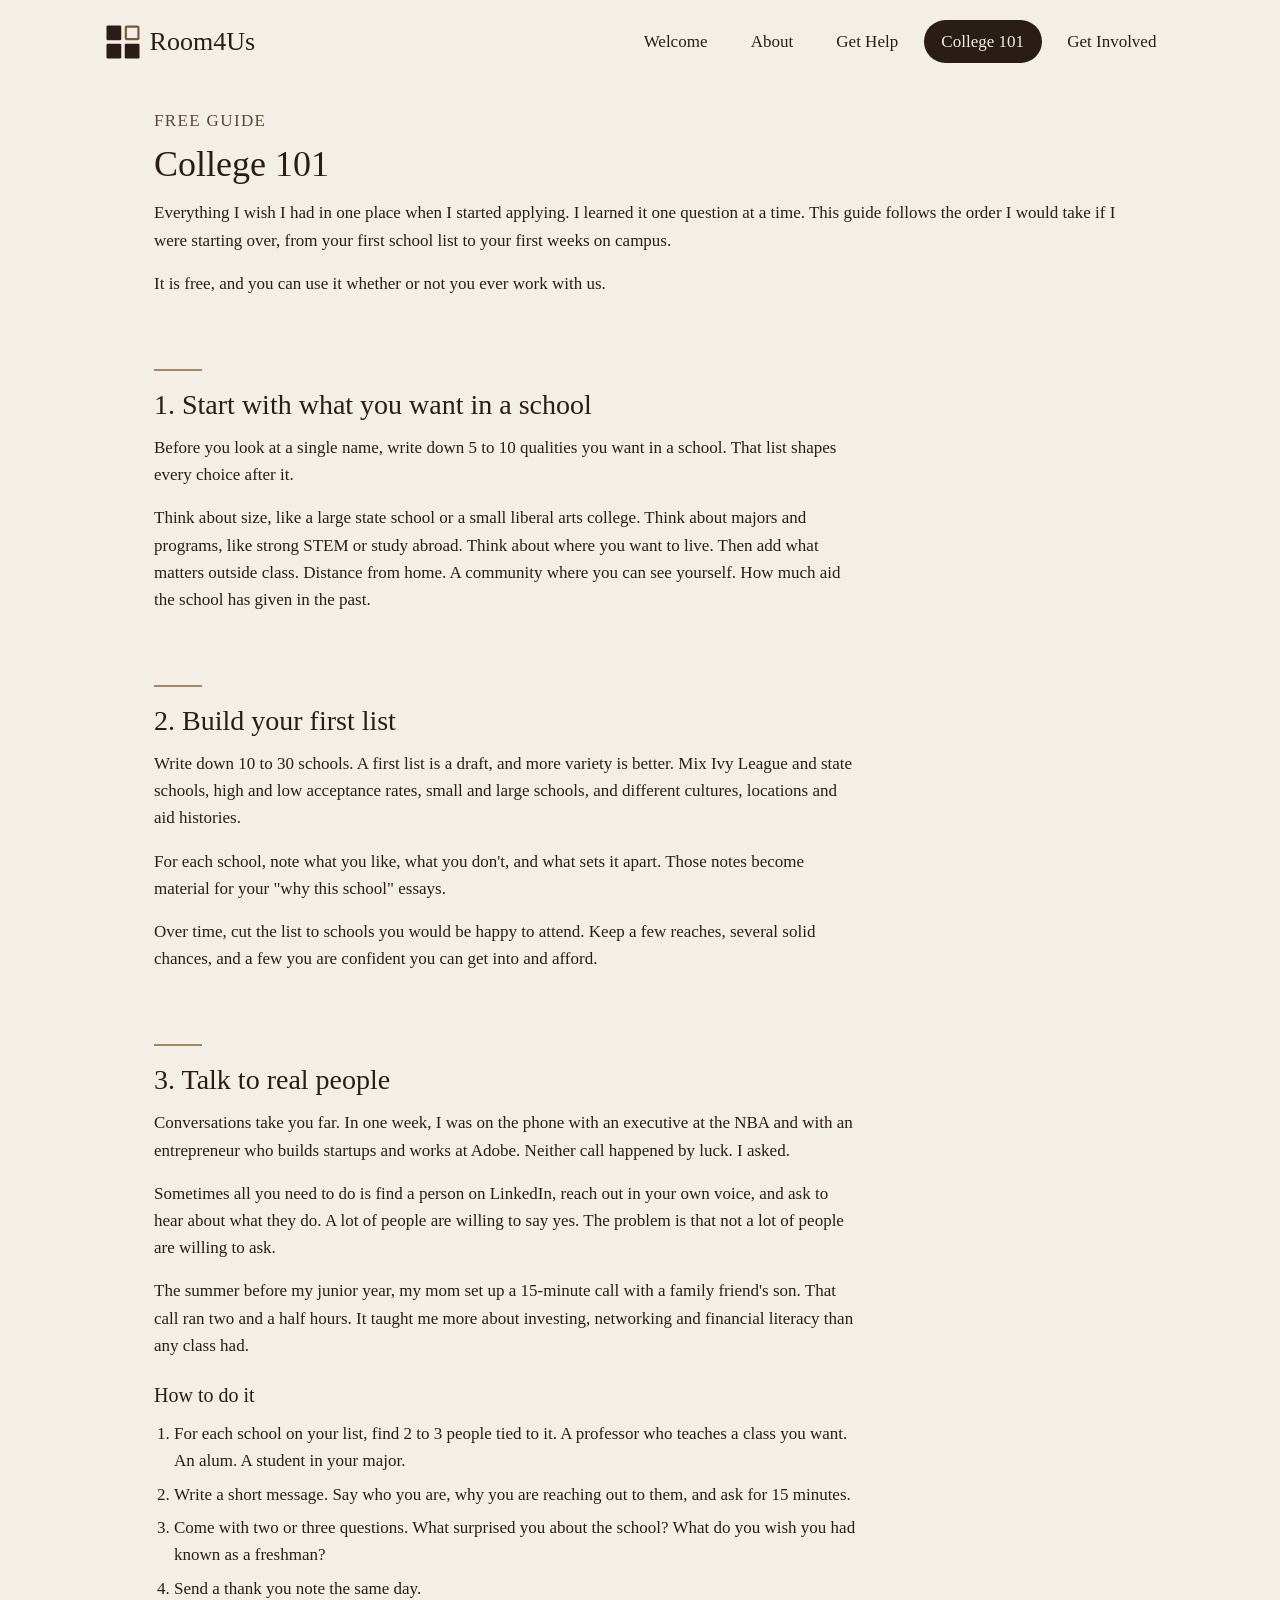
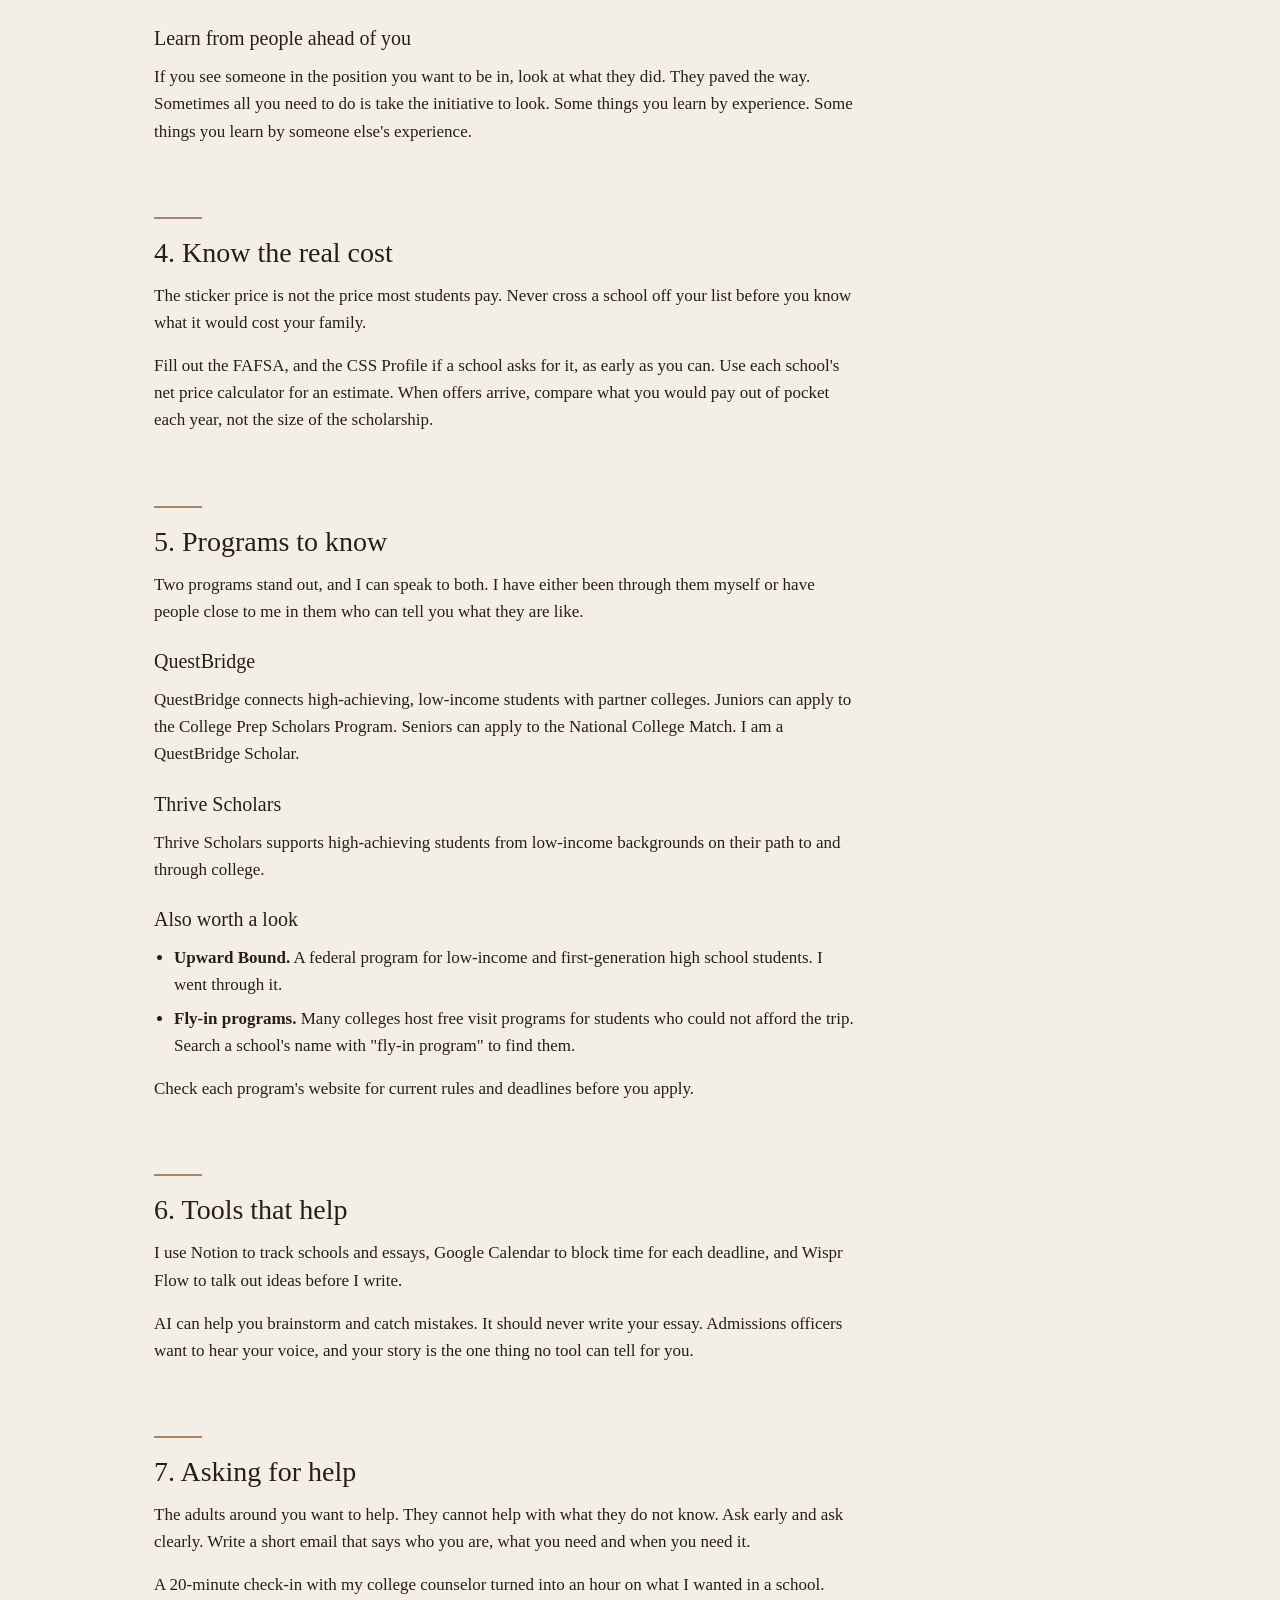
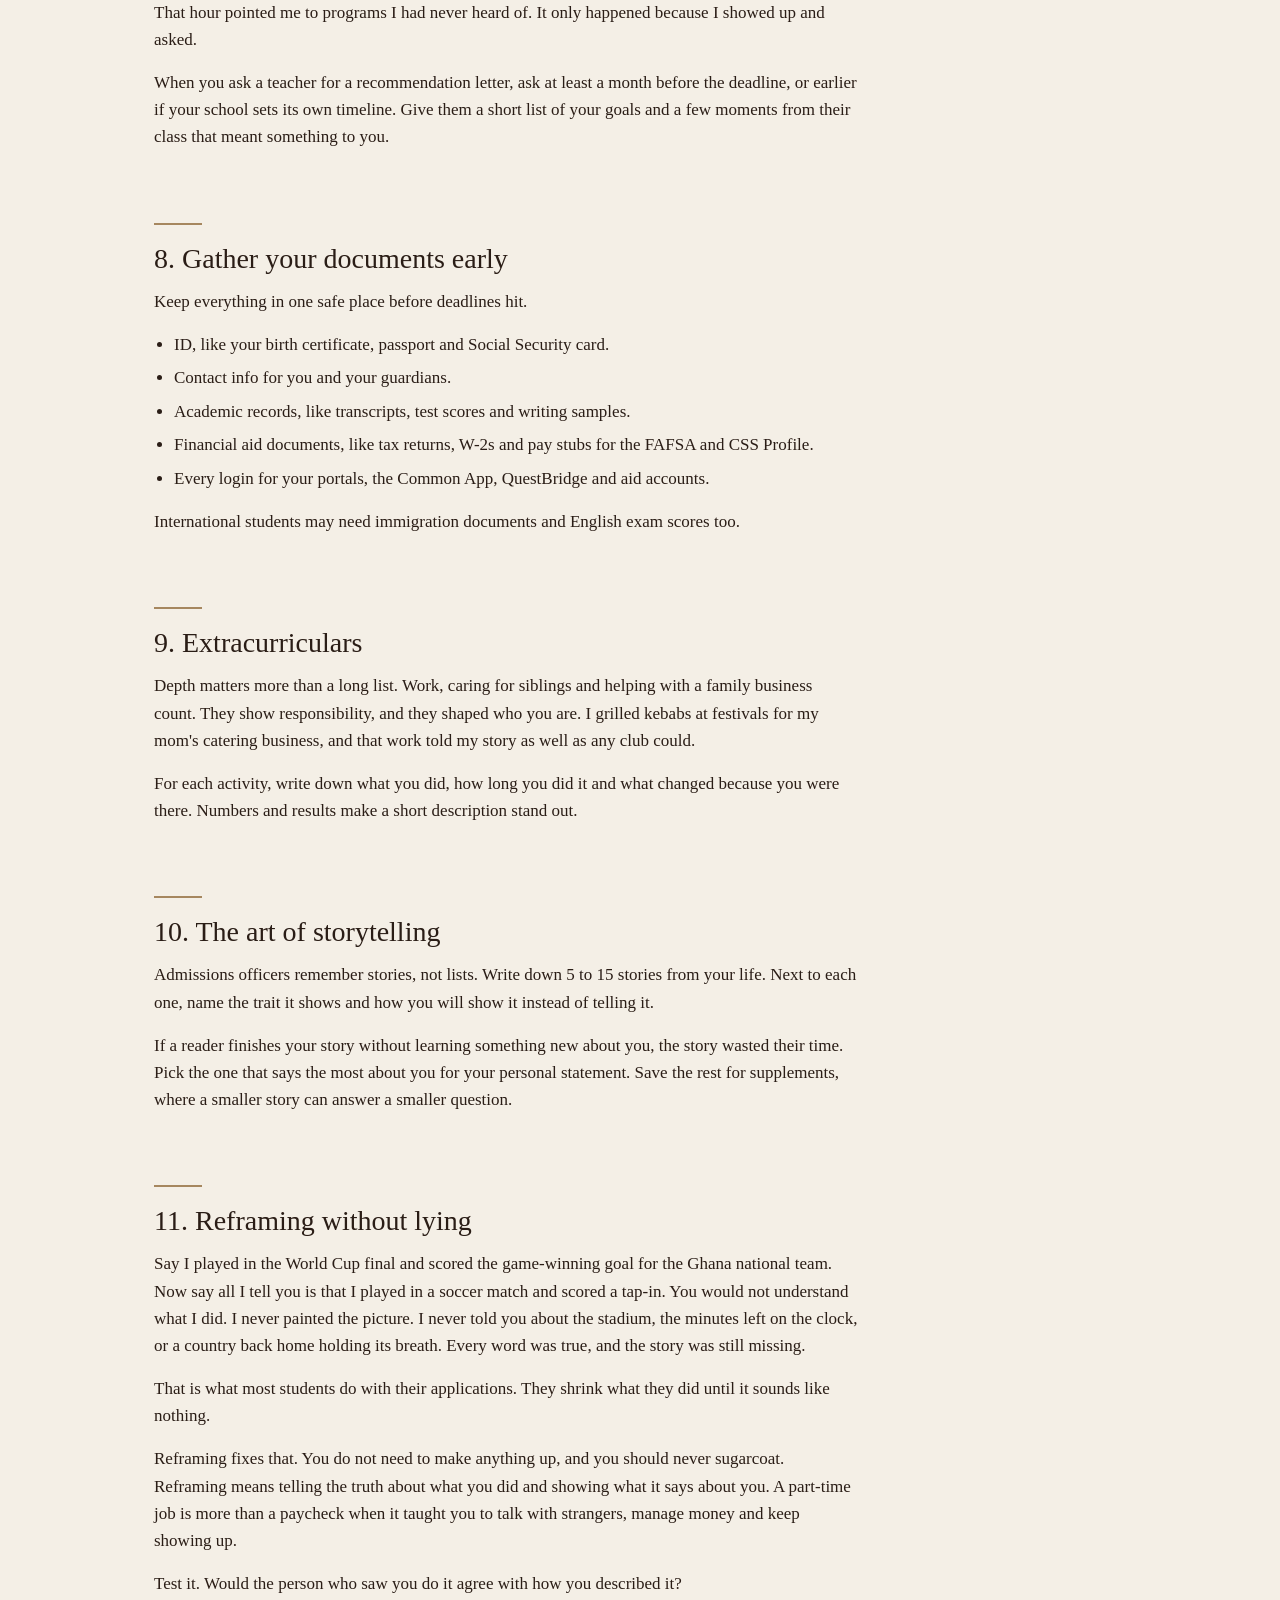
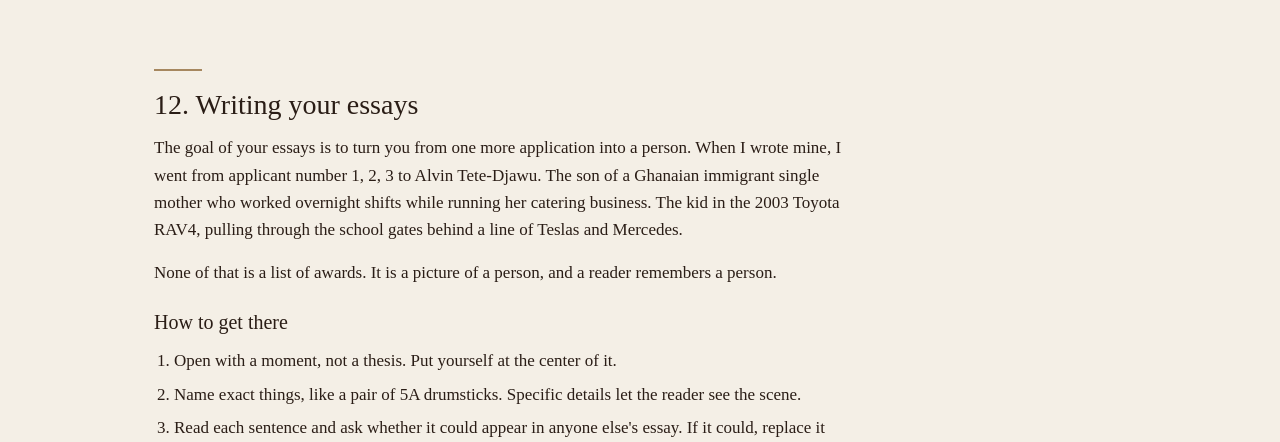
<file: college-apps-101.html>
<!DOCTYPE html>
<html lang="en">
<head>
  <meta charset="utf-8">
  <!-- Old address. The guide is now College 101. -->
  <meta http-equiv="refresh" content="0; url=college-101.html">
  <link rel="canonical" href="college-101.html">
  <title>College 101 | Room4Us</title>
</head>
<body>
  <p><a href="college-101.html">Go to College 101</a></p>
</body>
</html>
</file>
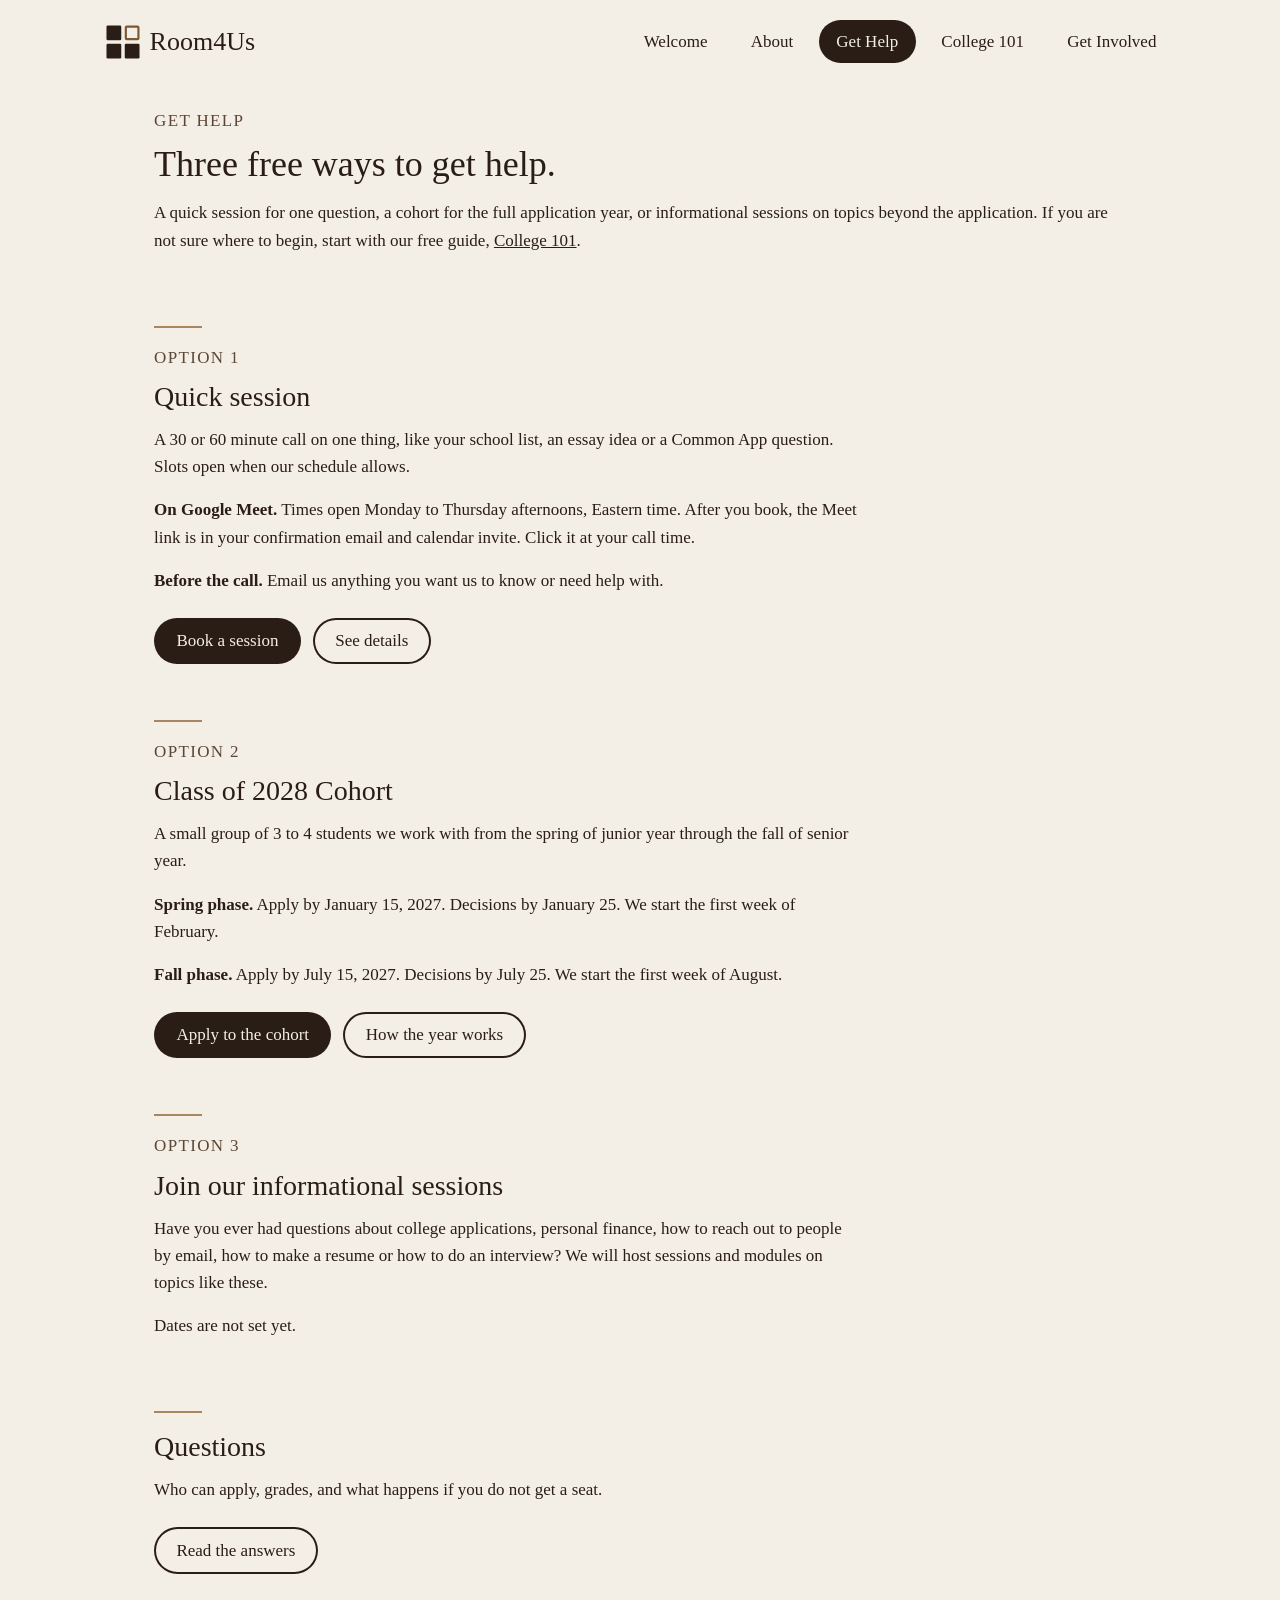
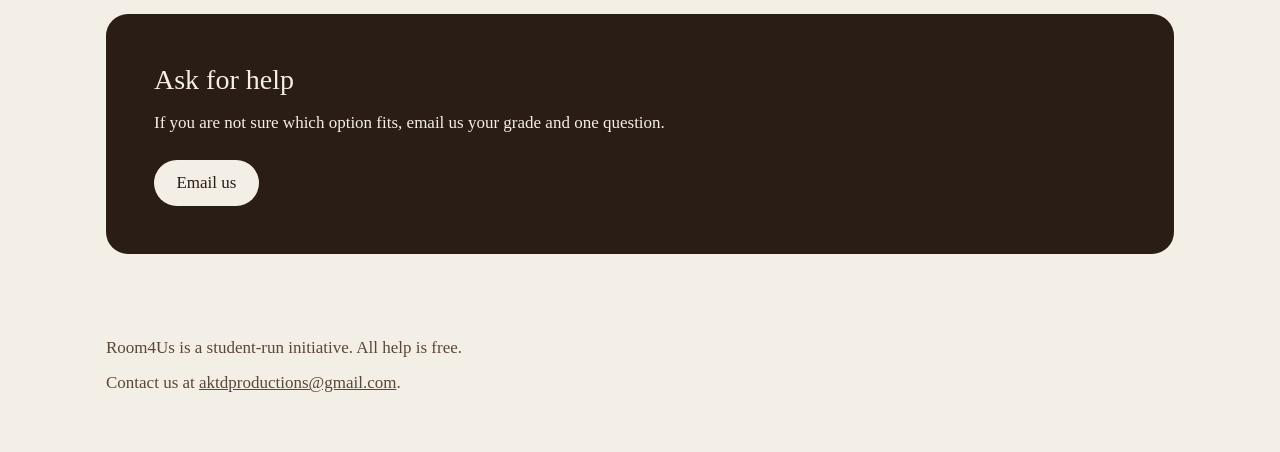
<file: get-help.html>
<!DOCTYPE html>
<html lang="en">
<head>
  <meta charset="utf-8">
  <meta name="viewport" content="width=device-width, initial-scale=1">
  <title>Get Help | Room4Us</title>
  <meta name="description" content="Quick sessions, the Class of 2028 Cohort and informational sessions. Free college application help.">
  <link rel="icon" href="images/favicon/favicon.svg?v=3" type="image/svg+xml">
  <link rel="icon" href="images/favicon/favicon-32.png?v=3" sizes="32x32" type="image/png">
  <link rel="apple-touch-icon" href="images/favicon/apple-touch-icon.png?v=3">
  <meta property="og:site_name" content="Room4Us">
  <meta property="og:image" content="https://alvinktd.github.io/Room4Us/images/room4us-logo.png">
  <link rel="stylesheet" href="css/style.css?v=14">
</head>
<body>

  <header class="site-header">
    <a class="site-name" href="index.html"><picture><source srcset="images/room4us-mark-icon-dark.svg?v=3" media="(prefers-color-scheme: dark)"><img class="site-mark" src="images/room4us-mark-icon.svg?v=3" alt="" width="34" height="34"></picture>Room4Us</a>
    <button class="menu-button" type="button" aria-expanded="false" aria-controls="site-nav" aria-label="Open menu">
      <span></span><span></span><span></span>
    </button>
    <nav class="site-nav" id="site-nav" aria-label="Main">
      <ul>
        <li><a href="index.html">Welcome</a></li>
        <li><a href="about.html">About</a></li>
        <li><a href="get-help.html" aria-current="page">Get Help</a></li>
        <li><a href="college-101.html">College 101</a></li>
        <li><a href="get-involved.html">Get Involved</a></li>
      </ul>
    </nav>
  </header>

  <main>

    <!-- Intro -->
    <section class="card" aria-labelledby="help-heading">
      <p class="eyebrow">Get help</p>
      <h1 id="help-heading">Three free ways to get help.</h1>
      <p>A quick session for one question, a cohort for the full application year, or informational sessions on topics beyond the application. If you are not sure where to begin, start with our free guide, <a href="college-101.html">College 101</a>.</p>
    </section>

    <!-- Quick session -->
    <section class="card" aria-labelledby="quick-heading">
      <hr class="rule">
      <p class="eyebrow">Option 1</p>
      <h2 id="quick-heading">Quick session</h2>
      <div class="prose">
        <p>A 30 or 60 minute call on one thing, like your school list, an essay idea or a Common App question. Slots open when our schedule allows.</p>
        <p><strong>On Google Meet.</strong> Times open Monday to Thursday afternoons, Eastern time. After you book, the Meet link is in your confirmation email and calendar invite. Click it at your call time.</p>
        <p><strong>Before the call.</strong> Email us anything you want us to know or need help with.</p>
      </div>
      <div class="actions">
        <a class="button" href="https://calendar.app.google/EmgDExhSWrjUqGzA6" target="_blank" rel="noopener noreferrer">Book a session</a>
        <button class="button button-light open-modal" type="button" aria-haspopup="dialog" aria-controls="quick-session">See details</button>
      </div>
    </section>

    <!-- Cohort and how to apply -->
    <section class="card" aria-labelledby="apply-heading">
      <hr class="rule">
      <p class="eyebrow">Option 2</p>
      <h2 id="apply-heading">Class of 2028 Cohort</h2>
      <div class="prose">
        <p>A small group of 3 to 4 students we work with from the spring of junior year through the fall of senior year.</p>
        <p><strong>Spring phase.</strong> Apply by January 15, 2027. Decisions by January 25. We start the first week of February.</p>
        <p><strong>Fall phase.</strong> Apply by July 15, 2027. Decisions by July 25. We start the first week of August.</p>
      </div>
      <div class="actions">
        <!-- Cohort application form -->
        <a class="button" href="https://docs.google.com/forms/d/1i_0FujB3rKOga_YPk63oQbYm4LGgBD-RaniIf0ytvL0/viewform" target="_blank" rel="noopener noreferrer">Apply to the cohort</a>
        <button class="button button-light open-modal" type="button" aria-haspopup="dialog" aria-controls="cohort">How the year works</button>
      </div>
    </section>

    <!-- Informational sessions. Alvin's idea, Nov 2026. No dates set yet. -->
    <section class="card" aria-labelledby="info-heading">
      <hr class="rule">
      <p class="eyebrow">Option 3</p>
      <h2 id="info-heading">Join our informational sessions</h2>
      <div class="prose">
        <p>Have you ever had questions about college applications, personal finance, how to reach out to people by email, how to make a resume or how to do an interview? We will host sessions and modules on topics like these.</p>
        <p>Dates are not set yet.</p>
      </div>
    </section>

    <!-- Questions -->
    <section class="card" aria-labelledby="faq-heading">
      <hr class="rule">
      <h2 id="faq-heading">Questions</h2>
      <p>Who can apply, grades, and what happens if you do not get a seat.</p>
      <div class="actions">
        <button class="button button-light open-modal" type="button" aria-haspopup="dialog" aria-controls="faq">Read the answers</button>
      </div>
    </section>

    <!-- Next step -->
    <section class="card card-dark" aria-labelledby="next-heading">
      <h2 id="next-heading">Ask for help</h2>
      <p>If you are not sure which option fits, email us your grade and one question.</p>
      <div class="actions">
        <a class="button" href="mailto:aktdproductions@gmail.com">Email us</a>
      </div>
    </section>

  </main>

  <!-- ===================== Modals ===================== -->

  <dialog id="quick-session" aria-labelledby="quick-session-title">
    <button class="dialog-close" type="button" aria-label="Close"><span aria-hidden="true">&times;</span></button>
    <h2 id="quick-session-title">Quick session</h2>
    <p>We cannot promise a slot will be open. Calls are on Google Meet.</p>
    <ul>
      <li><strong>Best for.</strong> One question, one essay idea, or a second set of eyes before a deadline.</li>
      <li><strong>When.</strong> Monday to Thursday afternoons, Eastern time, when slots are open.</li>
      <li><strong>Joining.</strong> Your confirmation email and calendar invite have the Google Meet link. Click it at your call time.</li>
      <li><strong>Tip.</strong> Email us before the call with anything you want us to know, your question and any draft, so we spend the call on answers.</li>
      <li><strong>How to book.</strong> Pick an open time on our booking page. If no times work, email your question to <a href="mailto:aktdproductions@gmail.com">aktdproductions@gmail.com</a>.</li>
    </ul>
    <div class="actions">
      <a class="button" href="https://calendar.app.google/EmgDExhSWrjUqGzA6" target="_blank" rel="noopener noreferrer">Book a session</a>
    </div>
  </dialog>

  <dialog id="cohort" aria-labelledby="cohort-title">
    <button class="dialog-close" type="button" aria-label="Close"><span aria-hidden="true">&times;</span></button>
    <h2 id="cohort-title">Room4Us Class of 2028 Cohort</h2>
    <p>With 3 to 4 students, each one gets real time and a plan built around their own goals.</p>
    <h3>How the year works</h3>
    <ol>
      <li><strong>Spring phase, juniors.</strong> Starts the first week of February. We find your story, sort your activities, build your first school list and practice presenting yourself with honesty and confidence.</li>
      <li><strong>Summer.</strong> Optional office hours. A good time to draft your personal statement before senior year gets busy.</li>
      <li><strong>Fall phase, seniors.</strong> Starts the first week of August. We work through the Common App, revise essays, apply to programs like QuestBridge where they fit, prepare for interviews and submit on time.</li>
    </ol>
    <p>If you join in the spring, your seat carries into the fall. Open fall seats go to new seniors, who apply the same way.</p>
    <h3>What you get</h3>
    <ul>
      <li>A one-on-one meeting every two weeks, with more during peak season.</li>
      <li>A clear task after each meeting, so you always know your next step.</li>
      <li>Feedback on your essay drafts.</li>
      <li>A monthly group session on storytelling, school lists, the Common App and more.</li>
      <li>Meetings are on Google Meet. A parent or guardian is welcome on the first call.</li>
    </ul>
  </dialog>


  <dialog id="faq" aria-labelledby="faq-title">
    <button class="dialog-close" type="button" aria-label="Close"><span aria-hidden="true">&times;</span></button>
    <h2 id="faq-title">Questions</h2>
    <p><strong>Who can apply?</strong><br>Juniors in the Class of 2028 can apply for the spring phase. Seniors in the Class of 2028 can apply for open fall seats. Anyone is welcome to apply.</p>
    <p><strong>Do I need to prove I'm first-gen or low-income?</strong><br>No. You tell us on the form, and we take your word for it.</p>
    <p><strong>Do I need perfect grades?</strong><br>No. We look at your grades in the context of your school and your life. Drive matters as much as any number.</p>
    <p><strong>What if I don't get a seat?</strong><br>You can still book a quick session when slots open, use the free guide, and apply to a later cohort if you are eligible.</p>
  </dialog>

  <footer class="site-footer">
    <p>Room4Us is a student-run initiative. All help is free.</p>
    <p>Contact us at <a href="mailto:aktdproductions@gmail.com">aktdproductions@gmail.com</a>.</p>
  </footer>

  <script src="js/main.js?v=8"></script>
</body>
</html>
</file>
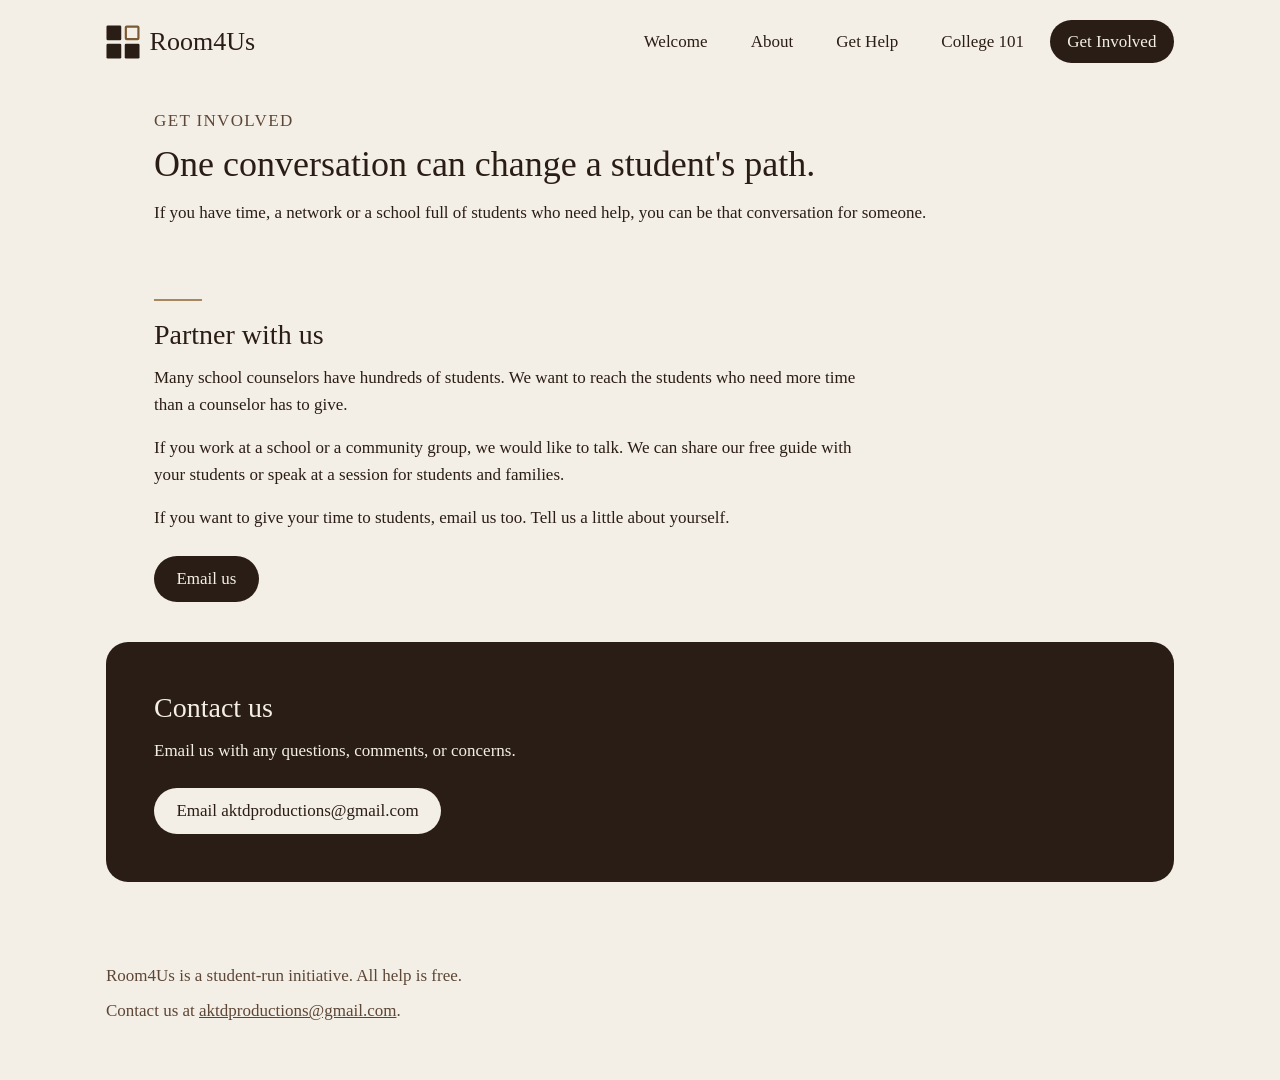
<file: get-involved.html>
<!DOCTYPE html>
<html lang="en">
<head>
  <meta charset="utf-8">
  <meta name="viewport" content="width=device-width, initial-scale=1">
  <title>Get Involved | Room4Us</title>
  <meta name="description" content="Partner with Room4Us or contact us.">
  <link rel="icon" href="images/favicon/favicon.svg?v=3" type="image/svg+xml">
  <link rel="icon" href="images/favicon/favicon-32.png?v=3" sizes="32x32" type="image/png">
  <link rel="apple-touch-icon" href="images/favicon/apple-touch-icon.png?v=3">
  <meta property="og:site_name" content="Room4Us">
  <meta property="og:image" content="https://alvinktd.github.io/Room4Us/images/room4us-logo.png">
  <link rel="stylesheet" href="css/style.css?v=14">
</head>
<body>

  <header class="site-header">
    <a class="site-name" href="index.html"><picture><source srcset="images/room4us-mark-icon-dark.svg?v=3" media="(prefers-color-scheme: dark)"><img class="site-mark" src="images/room4us-mark-icon.svg?v=3" alt="" width="34" height="34"></picture>Room4Us</a>
    <button class="menu-button" type="button" aria-expanded="false" aria-controls="site-nav" aria-label="Open menu">
      <span></span><span></span><span></span>
    </button>
    <nav class="site-nav" id="site-nav" aria-label="Main">
      <ul>
        <li><a href="index.html">Welcome</a></li>
        <li><a href="about.html">About</a></li>
        <li><a href="get-help.html">Get Help</a></li>
        <li><a href="college-101.html">College 101</a></li>
        <li><a href="get-involved.html" aria-current="page">Get Involved</a></li>
      </ul>
    </nav>
  </header>

  <main>

    <!-- Opening statement -->
    <section class="card" aria-labelledby="involved-heading">
      <p class="eyebrow">Get involved</p>
      <h1 id="involved-heading">One conversation can change a student's path.</h1>
      <p>If you have time, a network or a school full of students who need help, you can be that conversation for someone.</p>
    </section>

    <!-- Partner with us. Volunteers included. Email only, no form for now. -->
    <section class="card" aria-labelledby="partner-heading">
      <hr class="rule">
      <h2 id="partner-heading">Partner with us</h2>
      <div class="prose">
        <p>Many school counselors have hundreds of students. We want to reach the students who need more time than a counselor has to give.</p>
        <p>If you work at a school or a community group, we would like to talk. We can share our free guide with your students or speak at a session for students and families.</p>
        <p>If you want to give your time to students, email us too. Tell us a little about yourself.</p>
      </div>
      <div class="actions">
        <a class="button" href="mailto:aktdproductions@gmail.com?subject=Partnering%20with%20Room4Us">Email us</a>
      </div>
    </section>

    <!-- Contact -->
    <section class="card card-dark" id="contact" aria-labelledby="contact-heading">
      <h2 id="contact-heading">Contact us</h2>
      <p>Email us with any questions, comments, or concerns.</p>
      <div class="actions">
        <a class="button" href="mailto:aktdproductions@gmail.com">Email aktdproductions@gmail.com</a>
      </div>
    </section>

  </main>

  <footer class="site-footer">
    <p>Room4Us is a student-run initiative. All help is free.</p>
    <p>Contact us at <a href="mailto:aktdproductions@gmail.com">aktdproductions@gmail.com</a>.</p>
  </footer>

  <script src="js/main.js?v=8"></script>
</body>
</html>
</file>
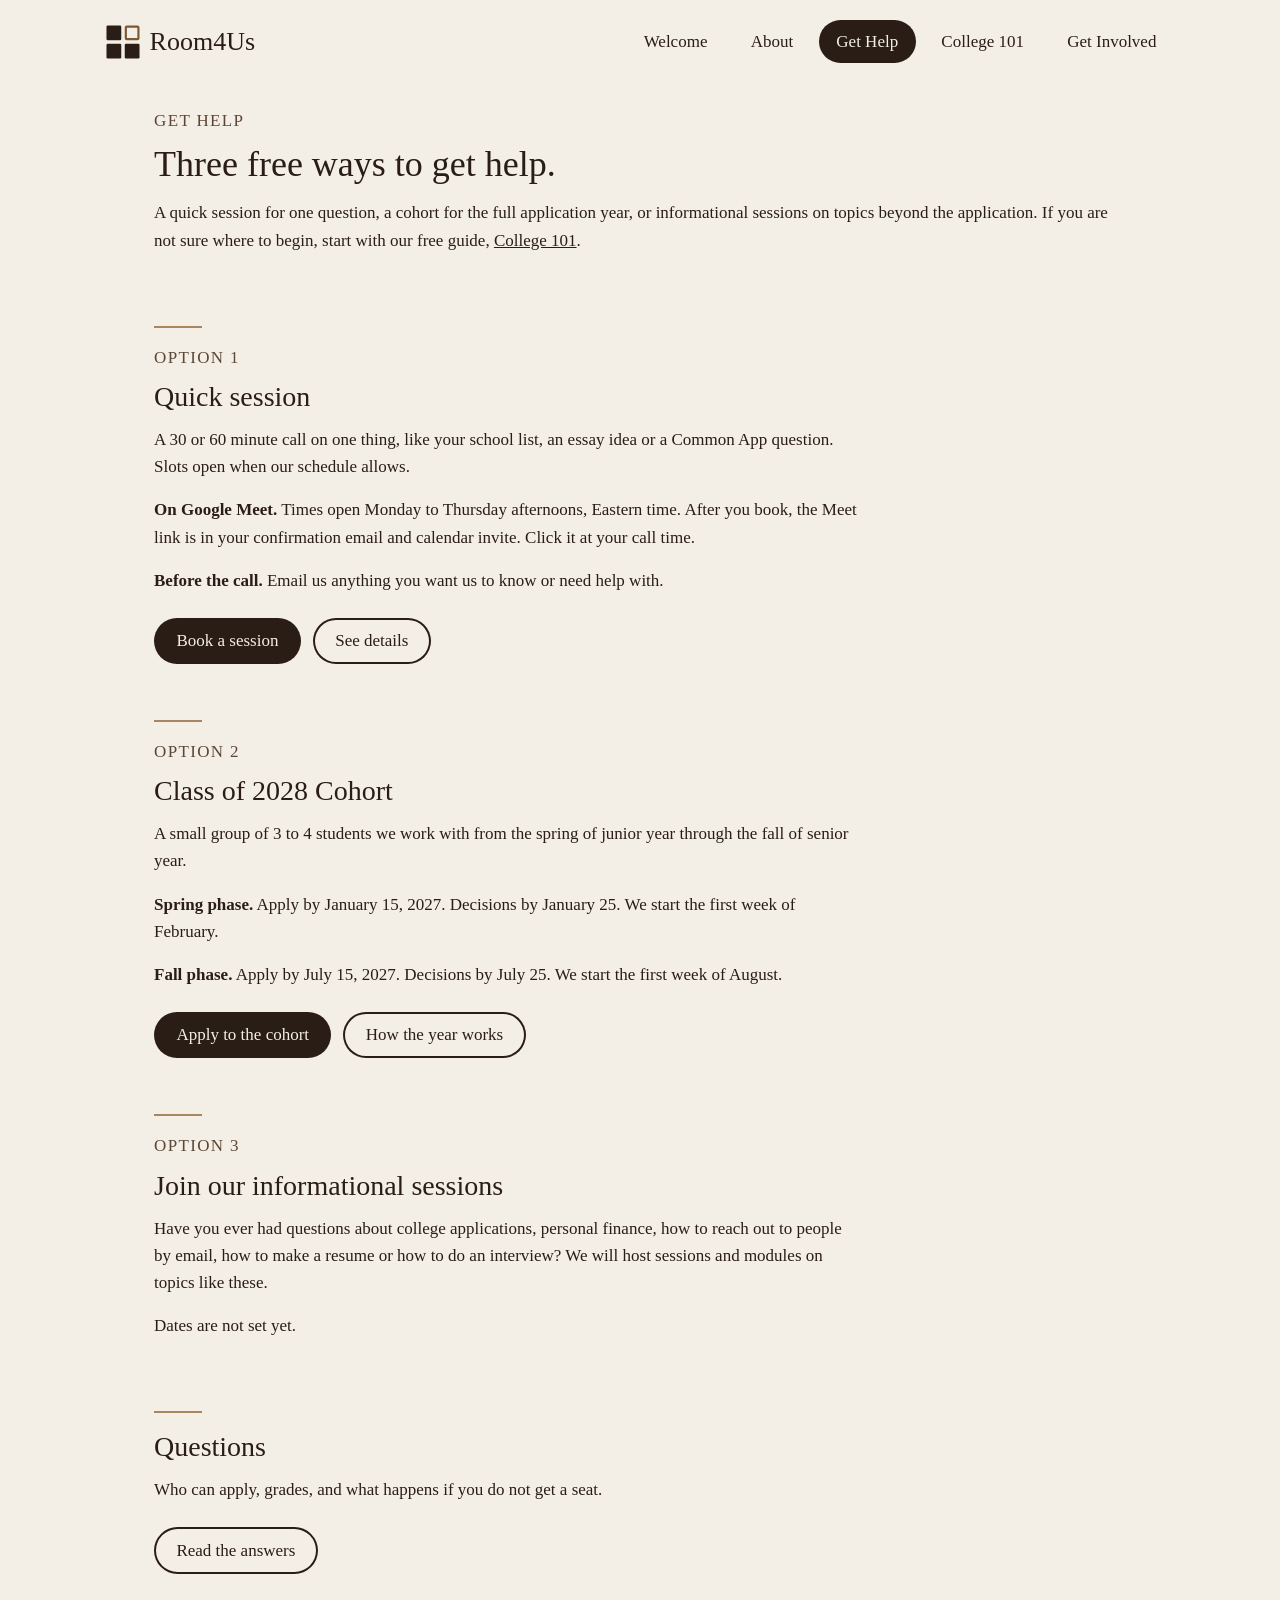
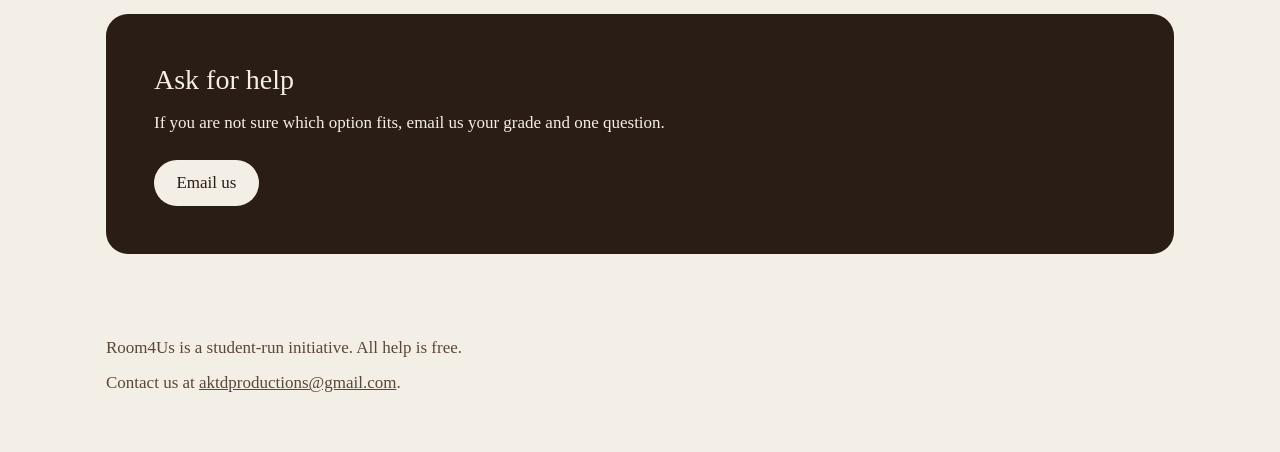
<file: programs.html>
<!DOCTYPE html>
<html lang="en">
<head>
  <meta charset="utf-8">
  <!-- Old address. Sends visitors to the Get Help page. -->
  <meta http-equiv="refresh" content="0; url=get-help.html">
  <title>Get Help | Room4Us</title>
</head>
<body>
  <p><a href="get-help.html">Go to Get Help</a></p>
</body>
</html>
</file>
<file: css/style.css>
/* =========================================================
   Room4Us styles

   Rules
   - One font: Georgia. Digits in headings use lining figures
     so every number sits the same height (see "Figures" below).
   - Sizes: 2.25rem page titles, 1.75rem section headings,
     1.25rem sub-headings and card titles, 1.0625rem for the rest.
     Nothing else uses the section heading size.
   - Boxes are chocolate with cream text, or there is no box.
   - Colors live in one place, the tokens below.

   Contents
   1. Color tokens
   2. Base
   3. Header and navigation
   4. Layout and cards
   5. Buttons
   6. Chips, numbers, beliefs, flip cards and lists
   7. Modals
   8. Footer
   ========================================================= */


/* ---------- 1. Color tokens ---------- */

/* Light theme (default) */
:root {
  --bg: #f4efe6;           /* cream page */
  --surface: #fbf8f2;      /* cards and modals */
  --surface-dark: #2a1d16; /* chocolate hero and call-to-action cards */
  --soft: #e9dfcf;         /* nav hover */
  --text: #2a1d16;         /* chocolate text */
  --text-muted: #5c4636;   /* softer text, passes contrast */
  --text-on-dark: #f4efe6; /* cream text on chocolate */
  --accent: #a6875f;       /* tan lines, decoration only */
  --pill: #2a1d16;         /* filled pill */
  --pill-text: #f4efe6;
  --focus: #7a5a32;
  --backdrop: rgb(18 13 10 / 65%);
  --shadow: 0 10px 30px rgb(0 0 0 / 18%);
  --radius: 22px;
  --radius-small: 16px;
  --size-title: 2.25rem;
  --size-heading: 1.75rem;
  --size-sub: 1.25rem;
  --size-body: 1.0625rem;
}

/* Dark theme */
@media (prefers-color-scheme: dark) {
  :root {
    --bg: #120d0a;
    --surface: #221813;
    --surface-dark: #2a1d16;
    --soft: #3a2b21;
    --text: #f4efe6;
    --text-muted: #d9ccb9;
    --text-on-dark: #f4efe6;
    --accent: #c9a979;
    --pill: #f4efe6;
    --pill-text: #120d0a;
    --focus: #e6c999;
  }
}


/* ---------- 2. Base ---------- */

/* Figures. Georgia draws old-style numbers, so 10 looks smaller than 15.
   This face swaps in lining digits (0 to 9 only) for headings and big
   numbers. Letters stay Georgia. */
@font-face {
  font-family: "Lining Figures";
  src: local("Times New Roman"), local("TimesNewRomanPSMT"), local("Liberation Serif");
  unicode-range: U+0030-0039;
}

*,
*::before,
*::after {
  box-sizing: border-box;
}

html {
  font-size: 100%; /* 1rem = 16px */
  text-size-adjust: 100%;
}

body {
  margin: 0;
  background: var(--bg);
  color: var(--text);
  font-family: Georgia, serif;
  font-size: var(--size-body);
  line-height: 1.6;
}

/* Heading sizes. Only section headings (h2) use the section size. */
h1,
h2,
h3 {
  margin: 0 0 0.75rem;
  font-family: "Lining Figures", Georgia, serif;
  font-weight: normal;
  line-height: 1.25;
}

h1 {
  font-size: var(--size-title);
}

h2 {
  font-size: var(--size-heading);
}

h3 {
  font-size: var(--size-sub);
}

p {
  margin: 0 0 1rem;
}

a {
  color: inherit;
}

img {
  display: block;
  max-width: 100%;
  height: auto;
}

/* Visible focus on everything you can tab to */
a:focus-visible,
button:focus-visible {
  outline: 3px solid var(--focus);
  outline-offset: 3px;
}


/* ---------- 3. Header and navigation ---------- */

.site-header {
  position: relative;
  display: flex;
  align-items: center;
  justify-content: space-between;
  gap: 1rem;
  max-width: 1100px;
  margin: 0 auto;
  padding: 1.25rem 1rem;
}

/* The organization name. One line on every page. */
.site-name {
  display: inline-flex;
  align-items: center;
  gap: 0.6rem;
  font-size: 1.625rem; /* the name is the brand, keep it big */
  line-height: 1.2;
  text-decoration: none;
  white-space: nowrap;
}

.site-mark {
  display: block;
  width: 34px;
  height: 34px;
}

/* Hamburger button. Shown under 900px only. */
.menu-button {
  display: inline-flex;
  flex-direction: column;
  justify-content: center;
  gap: 5px;
  width: 48px;
  height: 48px;
  padding: 12px;
  border: 0;
  border-radius: 999px;
  background: transparent;
  color: var(--text);
  cursor: pointer;
}

.menu-button span {
  display: block;
  height: 2px;
  background: currentcolor;
}

/* Mobile menu: hidden until the hamburger opens it */
.site-nav {
  position: absolute;
  top: calc(100% - 0.5rem);
  right: 1rem;
  left: 1rem;
  z-index: 10;
  display: none;
  padding: 0.75rem;
  border-radius: var(--radius);
  background: var(--surface);
  box-shadow: var(--shadow);
}

.site-nav.is-open {
  display: block;
}

.site-nav ul {
  display: grid;
  gap: 0.25rem;
  margin: 0;
  padding: 0;
  list-style: none;
}

/* Nav links are oval pills */
.site-nav a {
  display: block;
  padding: 0.5rem 1.1rem;
  border-radius: 999px;
  text-decoration: none;
  white-space: nowrap;
}

.site-nav a:hover {
  background: var(--soft);
}

/* The current page gets a filled pill */
.site-nav a[aria-current="page"] {
  background: var(--pill);
  color: var(--pill-text);
}

/* Wide screens: pills in a row at top right */
@media (width >= 900px) {
  .menu-button {
    display: none;
  }

  .site-nav {
    position: static;
    display: block;
    padding: 0;
    background: transparent;
    box-shadow: none;
  }

  .site-nav ul {
    display: flex;
    gap: 0.5rem;
  }
}


/* ---------- 4. Layout and cards ---------- */

main {
  max-width: 1100px;
  margin: 0 auto;
  padding: 0 1rem 2rem;
}

/* Sections, stacked full width. Plain text sits on the page with no box.
   Text lines up with the text inside the boxed sections. */
.card {
  margin-bottom: 0.5rem;
  padding: 2rem 1.5rem;
  border-radius: var(--radius);
}

/* Chocolate card for heroes and closing calls to action */
.card-dark {
  margin: 1rem 0 1.5rem;
  background: var(--surface-dark);
  color: var(--text-on-dark);
}

@media (width >= 900px) {
  .card {
    padding: 1.5rem 3rem;
  }

  .card-dark {
    padding: 3rem;
  }
}

/* Thin tan line above a heading */
.rule {
  width: 48px;
  height: 2px;
  margin: 0 0 1rem;
  border: 0;
  background: var(--accent);
}

/* Small uppercase label above a heading. Same size as body text. */
.eyebrow {
  margin: 0 0 0.5rem;
  color: var(--text-muted);
  letter-spacing: 0.08em;
  text-transform: uppercase;
}

.card-dark .eyebrow {
  color: var(--text-on-dark);
}

/* Text column at a comfortable reading width */
.prose {
  max-width: 44rem;
}

/* Home hero: logo on top, words below, all centered as one block */
.hero {
  display: flex;
  flex-direction: column;
  align-items: center;
  text-align: center;
}

.hero-logo {
  width: min(260px, 70%);
  margin-bottom: 2rem;
}

.hero h1,
.hero p {
  max-width: 40rem;
}

.hero .actions {
  justify-content: center;
}

/* Card with a picture: stacked on mobile, side by side on wide screens */
.media {
  display: grid;
  gap: 2rem;
  align-items: center;
}

.media img {
  width: 100%;
  border-radius: var(--radius-small);
}

@media (width >= 900px) {
  .media {
    grid-template-columns: 1fr 1fr;
    gap: 3rem;
  }

  /* Long text beside a picture: line up at the top */
  .media-top {
    align-items: start;
  }
}

/* Extra space under a row of chips or numbers */
.after-chips {
  margin-top: 1rem;
}


/* ---------- 5. Buttons ---------- */

.actions {
  display: flex;
  flex-wrap: wrap;
  gap: 0.75rem;
  margin-top: 1.5rem;
}

.button {
  display: inline-block;
  padding: 0.7rem 1.4rem;
  border: 0;
  border-radius: 999px;
  background: var(--pill);
  color: var(--pill-text);
  font-family: inherit;
  font-size: var(--size-body);
  line-height: 1.4;
  text-decoration: none;
  cursor: pointer;
}

/* Second button: outline only, no light fill */
.button-light {
  background: transparent;
  color: var(--text);
  box-shadow: inset 0 0 0 2px var(--text);
}

/* On chocolate cards, buttons flip to cream */
.card-dark .button {
  background: var(--text-on-dark);
  color: #2a1d16;
}

.card-dark .button-light {
  background: transparent;
  color: var(--text-on-dark);
  box-shadow: inset 0 0 0 2px var(--text-on-dark);
}


/* ---------- 6. Chips, numbers, beliefs, flip cards and lists ---------- */

/* Regular bullet and numbered lists inside cards and modals */
:where(.prose, dialog) :where(ul:not(.chips), ol),
.steps {
  margin: 0 0 1rem;
  padding-left: 1.25rem;
}

:where(.prose, dialog, .steps) li {
  margin-bottom: 0.4rem;
}

.steps {
  max-width: 44rem;
}

/* Shared reset for the custom lists */
.chips,
.numbers,
.flip-grid {
  margin: 0;
  padding: 0;
  list-style: none;
}

/* Chips: short items in chocolate ovals */
.chips {
  display: flex;
  flex-wrap: wrap;
  gap: 0.5rem;
  margin-top: 1rem;
}

.chips > li {
  margin: 0;
  padding: 0.35rem 1rem;
  border-radius: 999px;
  background: var(--surface-dark);
  color: var(--text-on-dark);
}

/* Impact numbers: 2 columns on mobile, 4 on wide screens */
.numbers {
  display: grid;
  grid-template-columns: repeat(2, 1fr);
  gap: 1.5rem;
  text-align: center;
}

.numbers > li {
  margin: 0;
}

.number,
.flip-number,
.belief-number {
  display: block;
  font-family: "Lining Figures", Georgia, serif;
  font-size: var(--size-title);
  font-weight: normal;
  line-height: 1.2;
}

.number-label {
  display: block;
  margin-top: 0.5rem;
  color: var(--text-muted);
  line-height: 1.45;
}

/* Stats with room to breathe: space above, between and below */
.stats {
  row-gap: 2.5rem;
  column-gap: 2rem;
  margin: 2.5rem 0;
}

/* Source line under stats: smaller and set apart by a thin line */
.source {
  max-width: 44rem;
  padding-top: 1.5rem;
  border-top: 1px solid var(--accent);
  color: var(--text-muted);
  font-size: 1rem;
}

.source + p {
  max-width: 44rem;
  margin-top: 1.5rem;
}

@media (width >= 900px) {
  .numbers {
    grid-template-columns: repeat(4, 1fr);
  }
}

/* Guide sections: a little space above sub-headings */
.guide h3 {
  margin-top: 1.5rem;
}

/* Beliefs: a row of chocolate cards. Each opens a bigger card. */
.belief-row {
  display: grid;
  gap: 1rem;
  margin-top: 1rem;
}

@media (width >= 900px) {
  .belief-row {
    grid-template-columns: repeat(3, 1fr);
  }
}

.belief {
  display: flex;
  flex-direction: column;
  gap: 0.5rem;
  width: 100%;
  padding: 1.75rem 1.5rem;
  border: 0;
  border-radius: var(--radius-small);
  background: var(--surface-dark);
  color: var(--text-on-dark);
  font-family: inherit;
  font-size: var(--size-body);
  line-height: 1.4;
  text-align: left;
  cursor: pointer;
  transition: transform 0.15s ease;
}

.belief:hover {
  transform: translateY(-3px);
}

.belief-title {
  font-size: var(--size-sub);
  line-height: 1.3;
}

.belief-more {
  margin-top: auto;
  padding-top: 0.75rem;
  text-decoration: underline;
}

/* Flip cards on the home page: 2 by 2. Tap to turn over. */
.flip-grid {
  display: grid;
  grid-template-columns: repeat(2, 1fr);
  gap: 1rem;
  margin-top: 1.5rem;
}

.flip-grid > li {
  margin: 0;
  perspective: 1000px;
}

.flip {
  display: grid;
  width: 100%;
  height: 100%;
  padding: 0;
  border: 0;
  background: transparent;
  color: var(--text-on-dark);
  font-family: inherit;
  font-size: var(--size-body);
  line-height: 1.45;
  text-align: center;
  cursor: pointer;
  transform-style: preserve-3d;
  transition: transform 0.5s ease;
}

.flip.is-flipped {
  transform: rotateY(180deg);
}

/* Both faces share one grid cell, so the card is as tall as the longer face */
.flip-face {
  display: flex;
  flex-direction: column;
  justify-content: center;
  align-items: center;
  grid-area: 1 / 1;
  min-height: 11rem;
  padding: 1.25rem 0.75rem;
  border-radius: var(--radius-small);
  background: var(--surface-dark);
  backface-visibility: hidden;
}

.flip-back {
  font-size: 1rem;
  transform: rotateY(180deg);
}

.flip-label {
  display: block;
  margin-top: 0.25rem;
}

@media (width >= 900px) {
  .flip-face {
    min-height: 13rem;
    padding: 2rem;
  }

  .flip-back {
    font-size: var(--size-body);
  }
}

@media (prefers-reduced-motion: reduce) {
  .flip,
  .belief {
    transition: none;
  }
}


/* ---------- 7. Modals ---------- */

/* Modals */
dialog {
  width: min(680px, calc(100% - 2rem));
  max-height: calc(100% - 2rem);
  padding: 2rem 1.5rem;
  border: 0;
  border-radius: var(--radius);
  background: var(--surface);
  color: var(--text);
}

/* Bigger belief card: chocolate like the card it came from */
.dialog-dark {
  background: var(--surface-dark);
}

.dialog-darkest {
  background: var(--surface-dark);
  color: var(--text-on-dark);
}

dialog::backdrop {
  background: var(--backdrop);
}

/* Round X button in the top corner of every modal */
.dialog-close {
  position: sticky;
  top: 0;
  float: right;
  display: grid;
  place-items: center;
  width: 44px;
  height: 44px;
  margin: -0.75rem -0.5rem 0.5rem 1rem;
  padding: 0;
  border: 0;
  border-radius: 999px;
  background: var(--pill);
  color: var(--pill-text);
  font-family: inherit;
  font-size: 1.5rem;
  line-height: 1;
  cursor: pointer;
}

.dialog-dark .dialog-close {
  background: var(--text-on-dark);
  color: #2a1d16;
}

.dialog-dark a:focus-visible,
.dialog-dark button:focus-visible,
.card-dark button:focus-visible,
.card-dark a:focus-visible {
  outline-color: var(--text-on-dark);
}


/* ---------- 8. Footer ---------- */

.site-footer {
  max-width: 1100px;
  margin: 0 auto;
  padding: 1.5rem 1rem 3rem;
  color: var(--text-muted);
}

.site-footer p {
  margin: 0 0 0.5rem;
}
</file>
